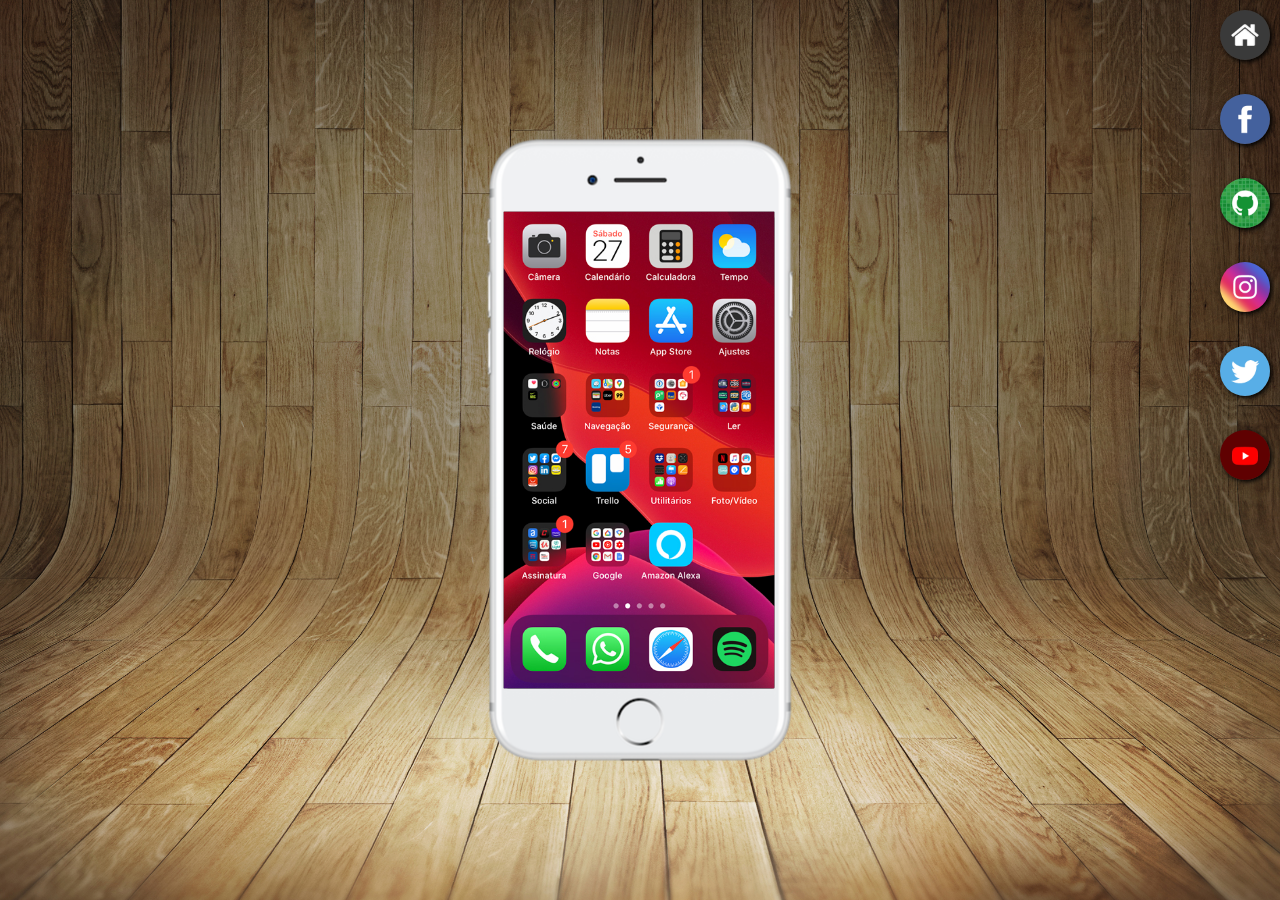
<file: Html/index.html>
<!DOCTYPE html>
<html lang="pt-br">
<head>
    <meta charset="UTF-8">
    <meta http-equiv="X-UA-Compatible" content="IE=edge">
    <meta name="viewport" content="width=device-width, initial-scale=1.0">
    <title>Social Project</title>
    <link rel="stylesheet" href="estilos/style.css">
    <link rel="shortcut icon" href="imagens/DiogoPixelArt.ico" type="image/x-icon">
</head>
<body>
    <main>
        <section id="Phone">
            <iframe src="home.html" frameborder="0" name="tela" id="tela" >Seu navegador não suportou carregar o iframe.</iframe>
        </section>
        <section id="Sociais">
            <a href="home.html" target="tela">
                <img src="imagens/logo-home.jpg" alt="home" class="logo"><br>
            </a>
            <a href="facebook.html" target="tela">
                <img src="imagens/logo-facebook.jpg" alt="facebook" class="logo"><br>
            </a>
            <a href="Github.html" target="tela">
                <img src="imagens/logo-github.jpg" alt="github" class="logo"><br>
            </a>
            <a href="Instagram.html" target="tela">
                <img src="imagens/logo-instagram.jpg" alt="instagram" class="logo"><br>
            </a>
            <a href="Twitter.html" target="tela">
                <img src="imagens/logo-twitter.jpg" alt="twitter" class="logo"><br>
            </a>
            <a href="Youtube.html" target="tela">
                <img src="imagens/logo-youtube.jpg" alt="youtube" class="logo"><br>
            </a>
        </section>
    </main>
</body>
</html>
</file>
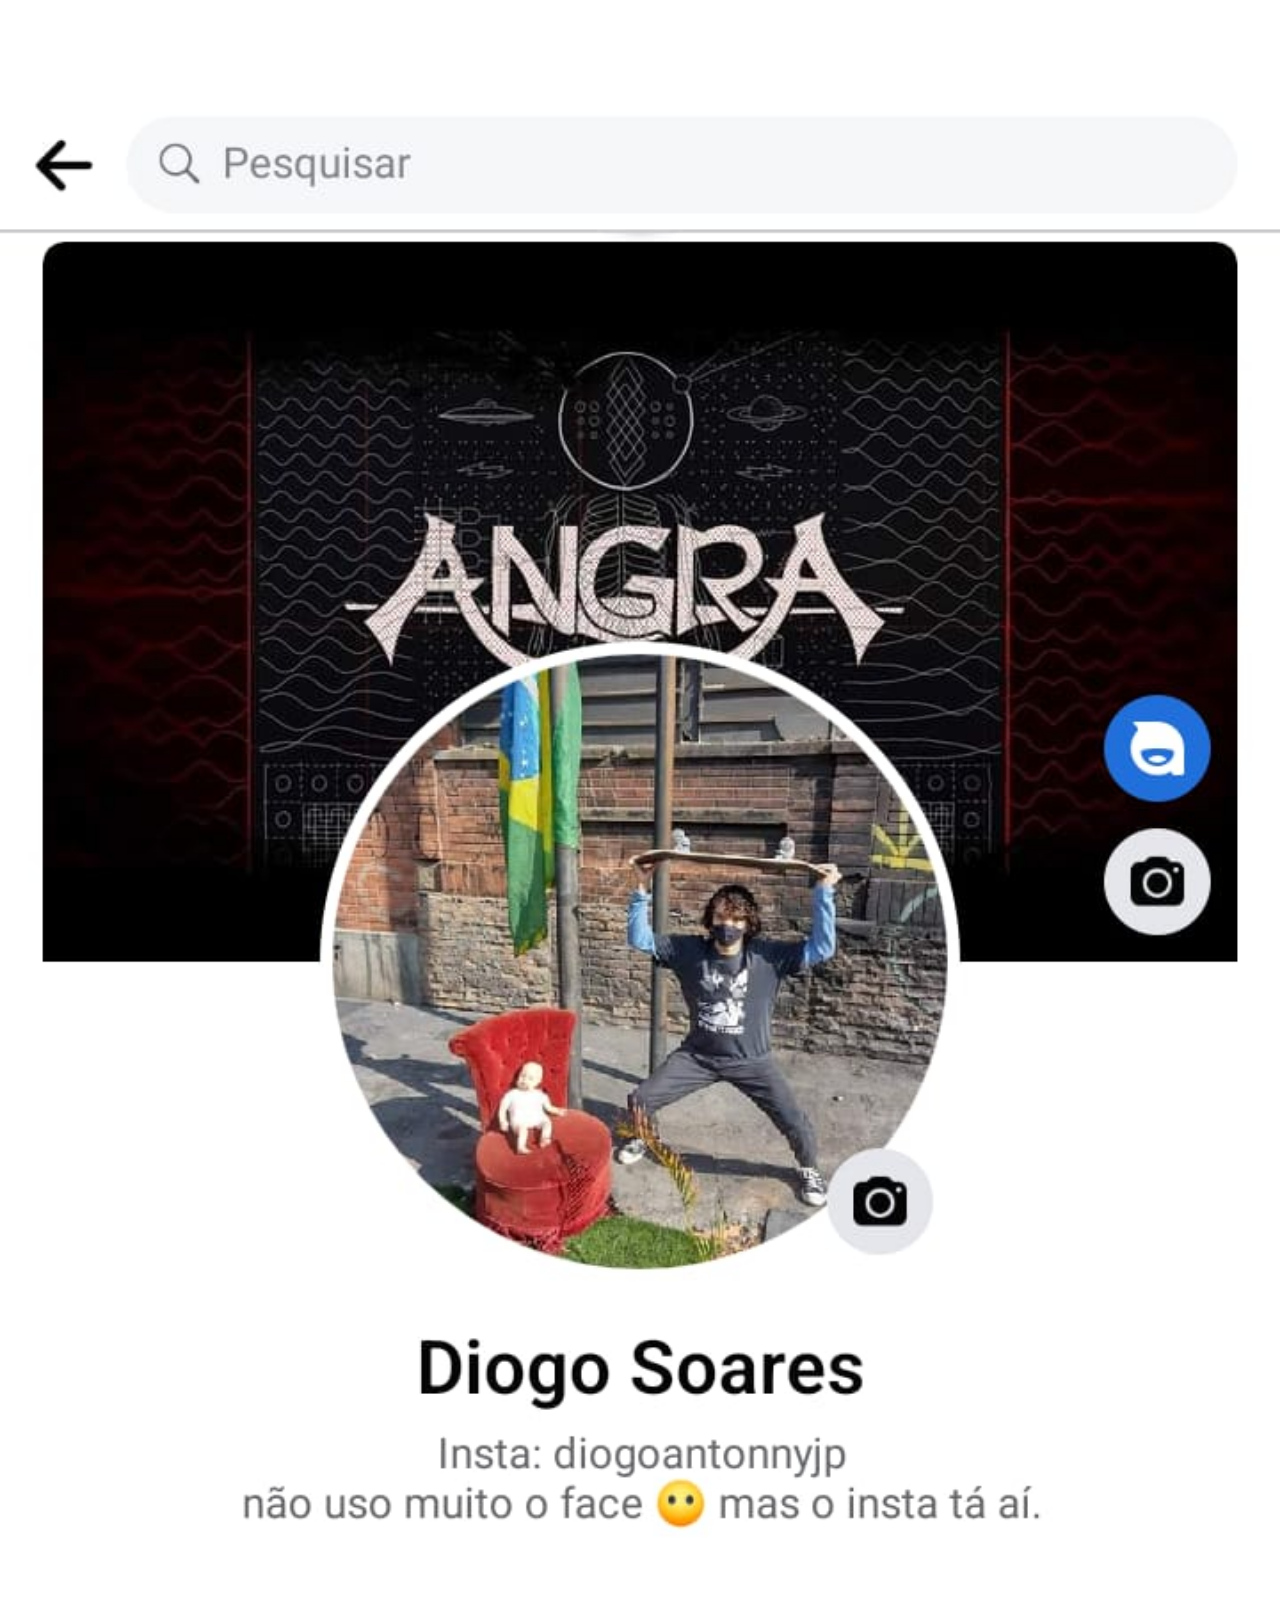
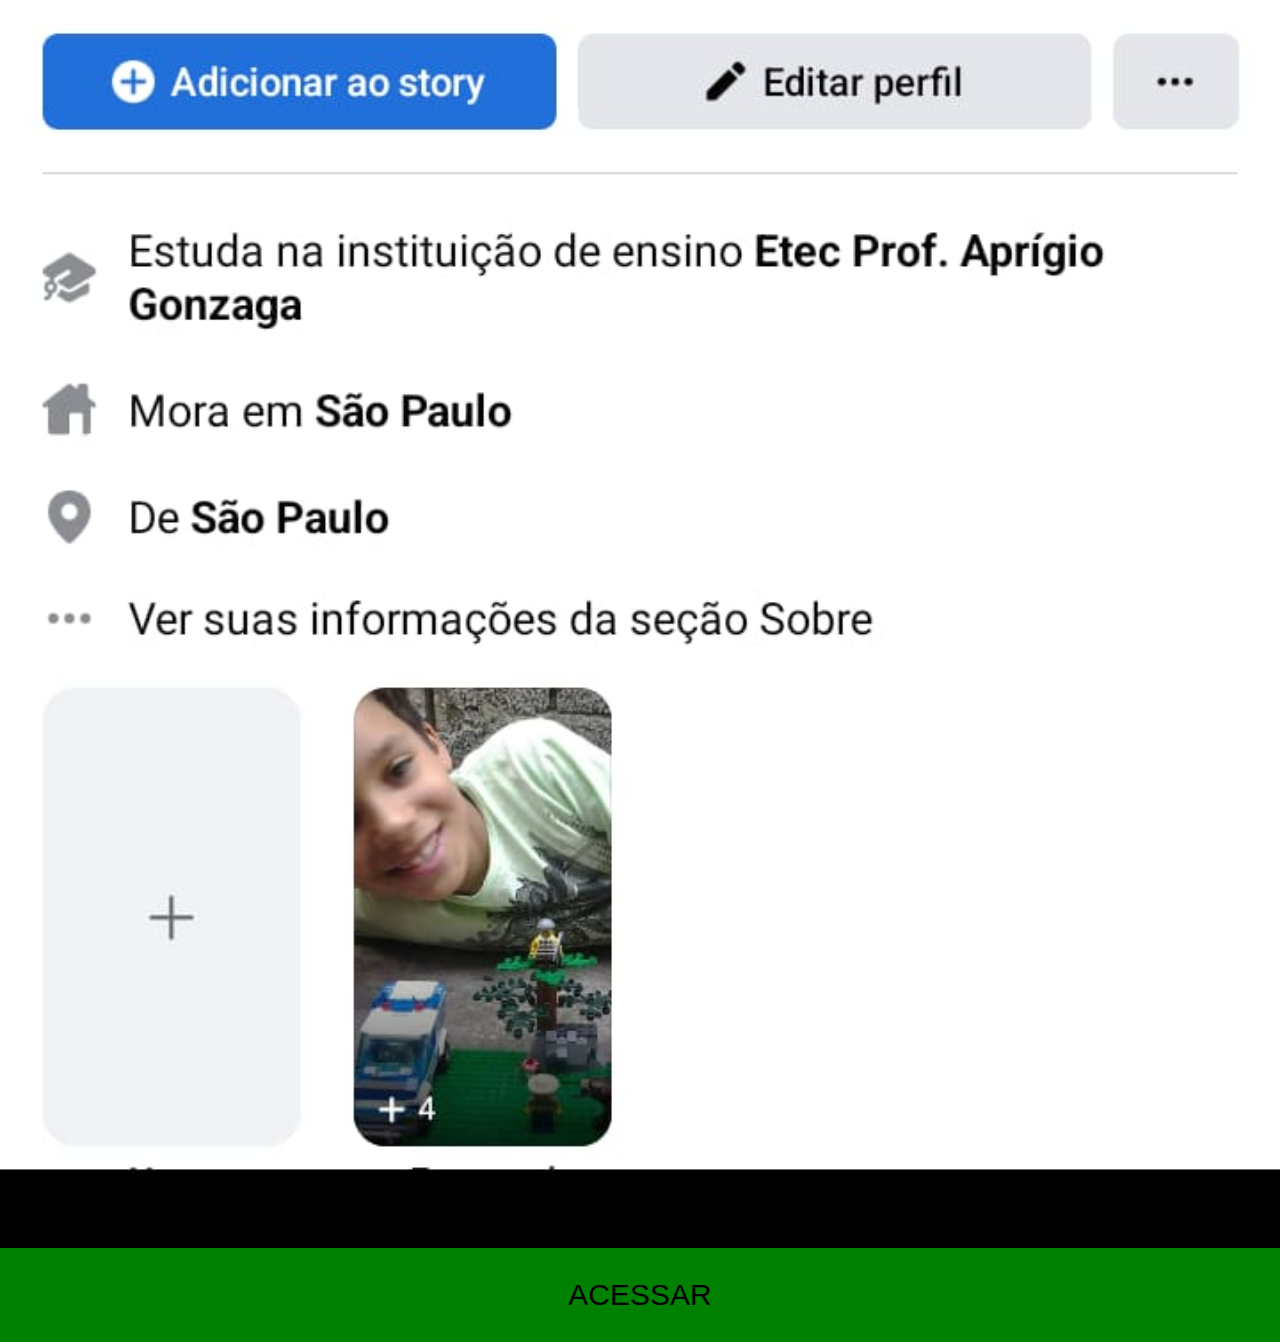
<file: Html/facebook.html>
<!DOCTYPE html>
<html lang="pt-br">
<head>
    <meta charset="UTF-8">
    <meta http-equiv="X-UA-Compatible" content="IE=edge">
    <meta name="viewport" content="width=device-width, initial-scale=1.0">
    <title>Facebook</title>
    <style>
        *{
            padding: 0px;
            margin: 0px;
        }
        body{
            width: 100%;
            background-color: black;
            font-family: Arial, Helvetica, sans-serif;
        }
        ::-webkit-scrollbar {
            width: 0px;
            height: 0px;
        }
        img{
            width: 100%;
        }
        a{
            text-align: center;
            color: black;
            font-style: none;
            text-decoration: none;
        }
        p{
            background-color: green;
            padding: 30px;
            font-size: 30px;
        }
        a:hover{
            color: white;
        }
        p:hover{
            background-color: red;
        }
    </style>
</head>
<body>
    <img src="imagens/tela-facebook.jpeg" alt="Facebook">
        <a href="https://www.facebook.com/diogoantonnys" target="_blank" >
            <p>ACESSAR</p>
        </a>
</body>
</html>
</file>
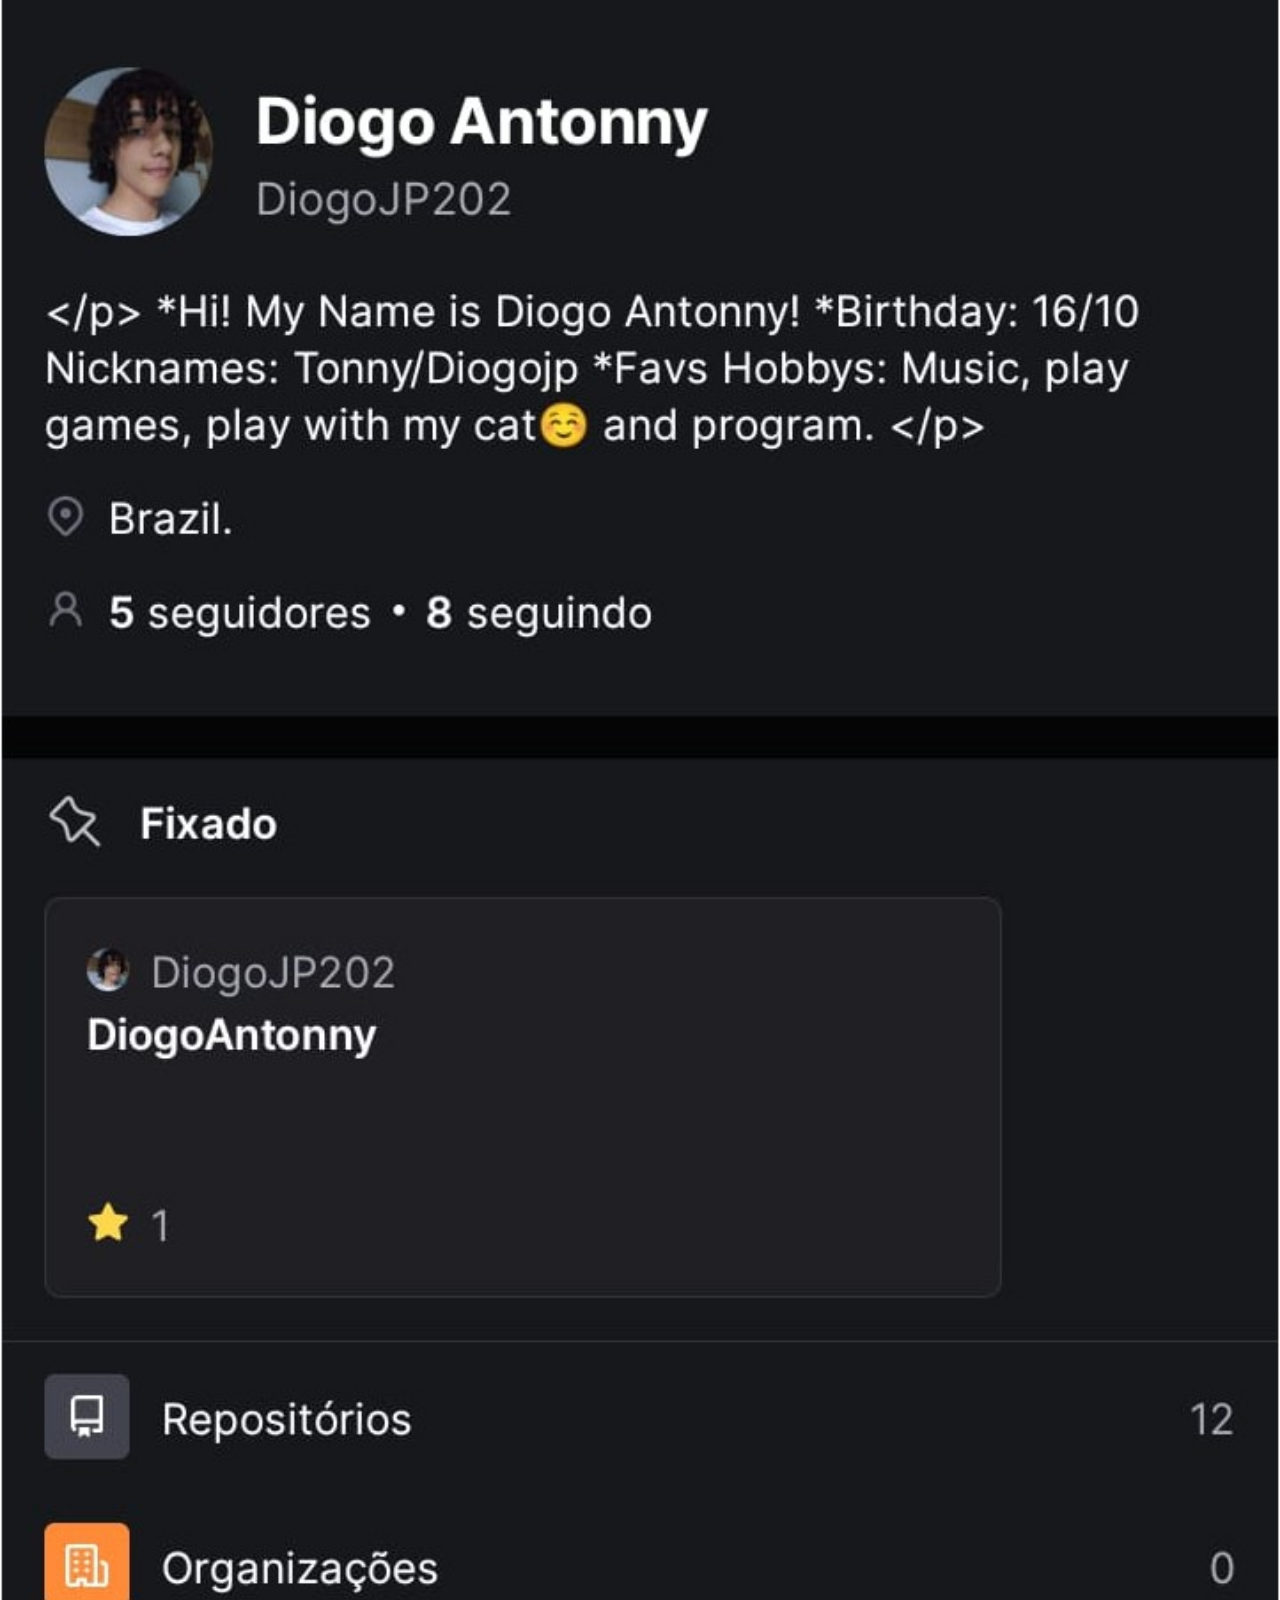
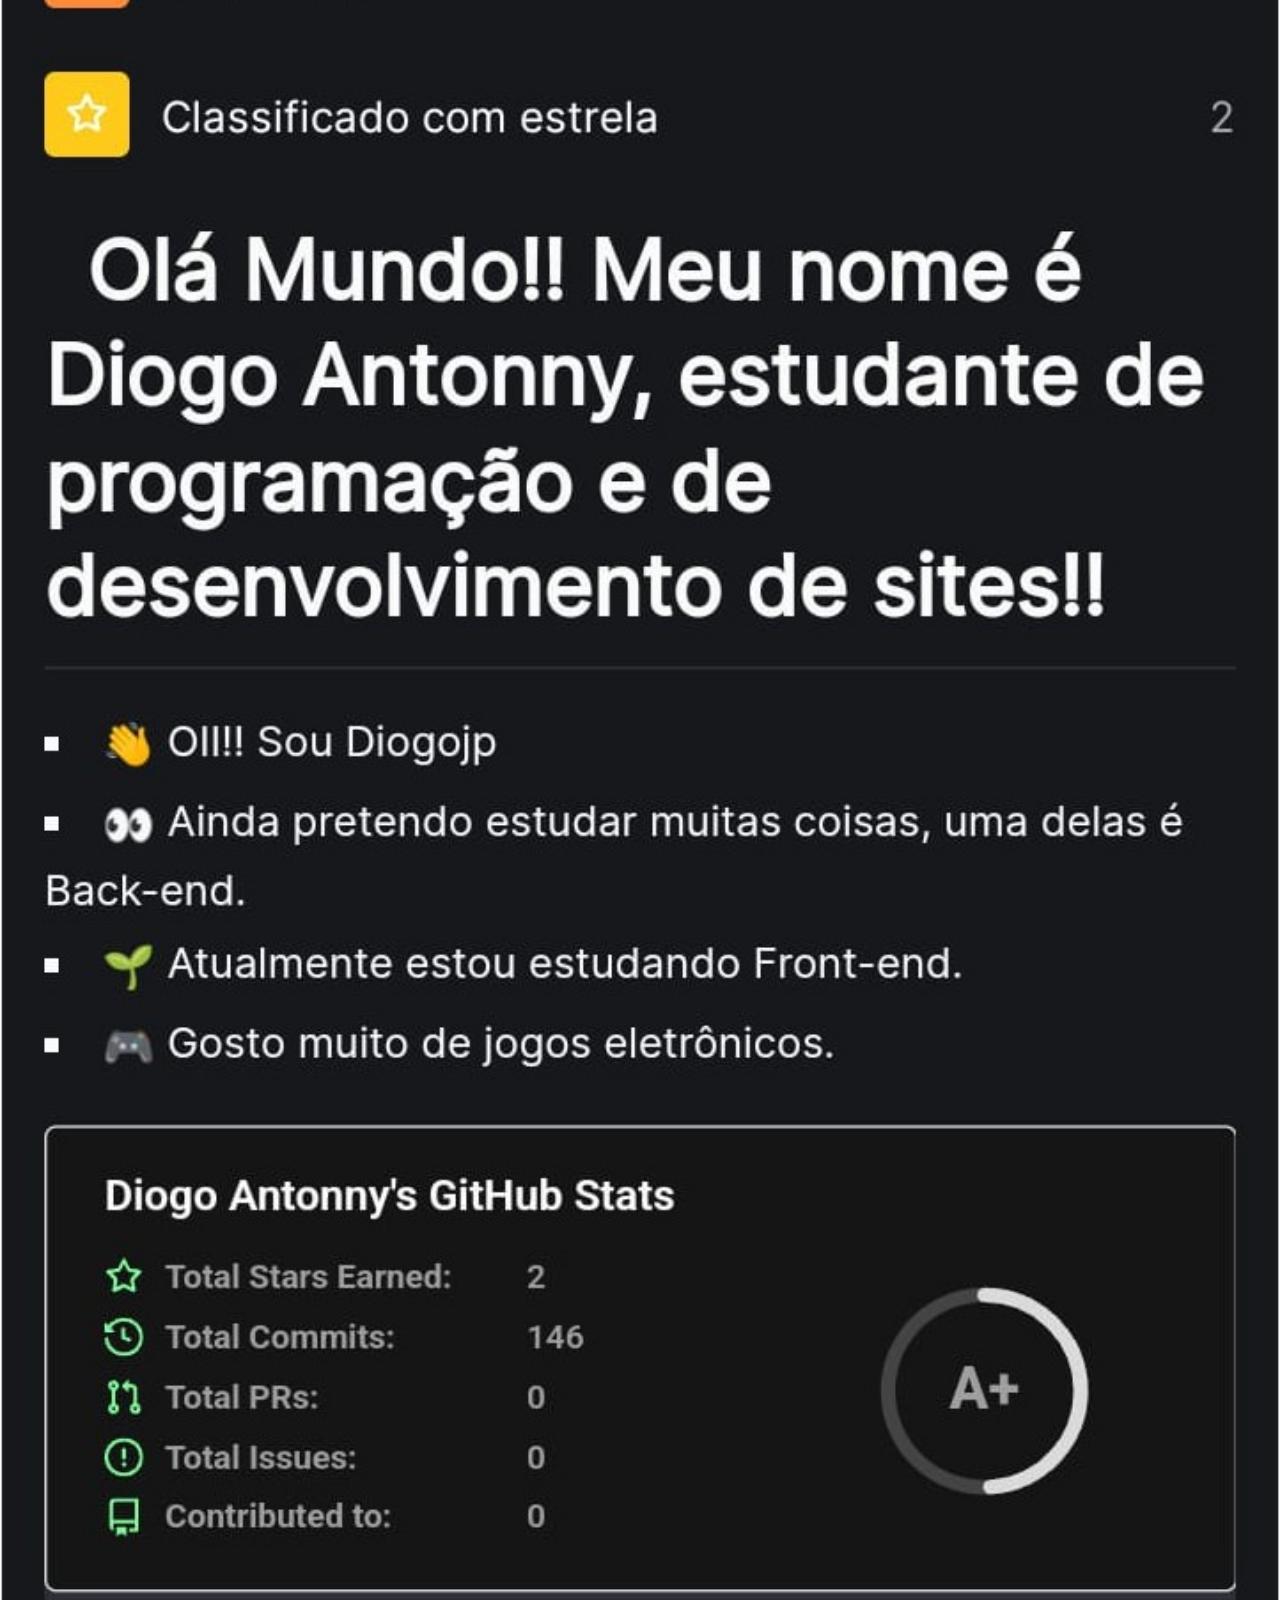
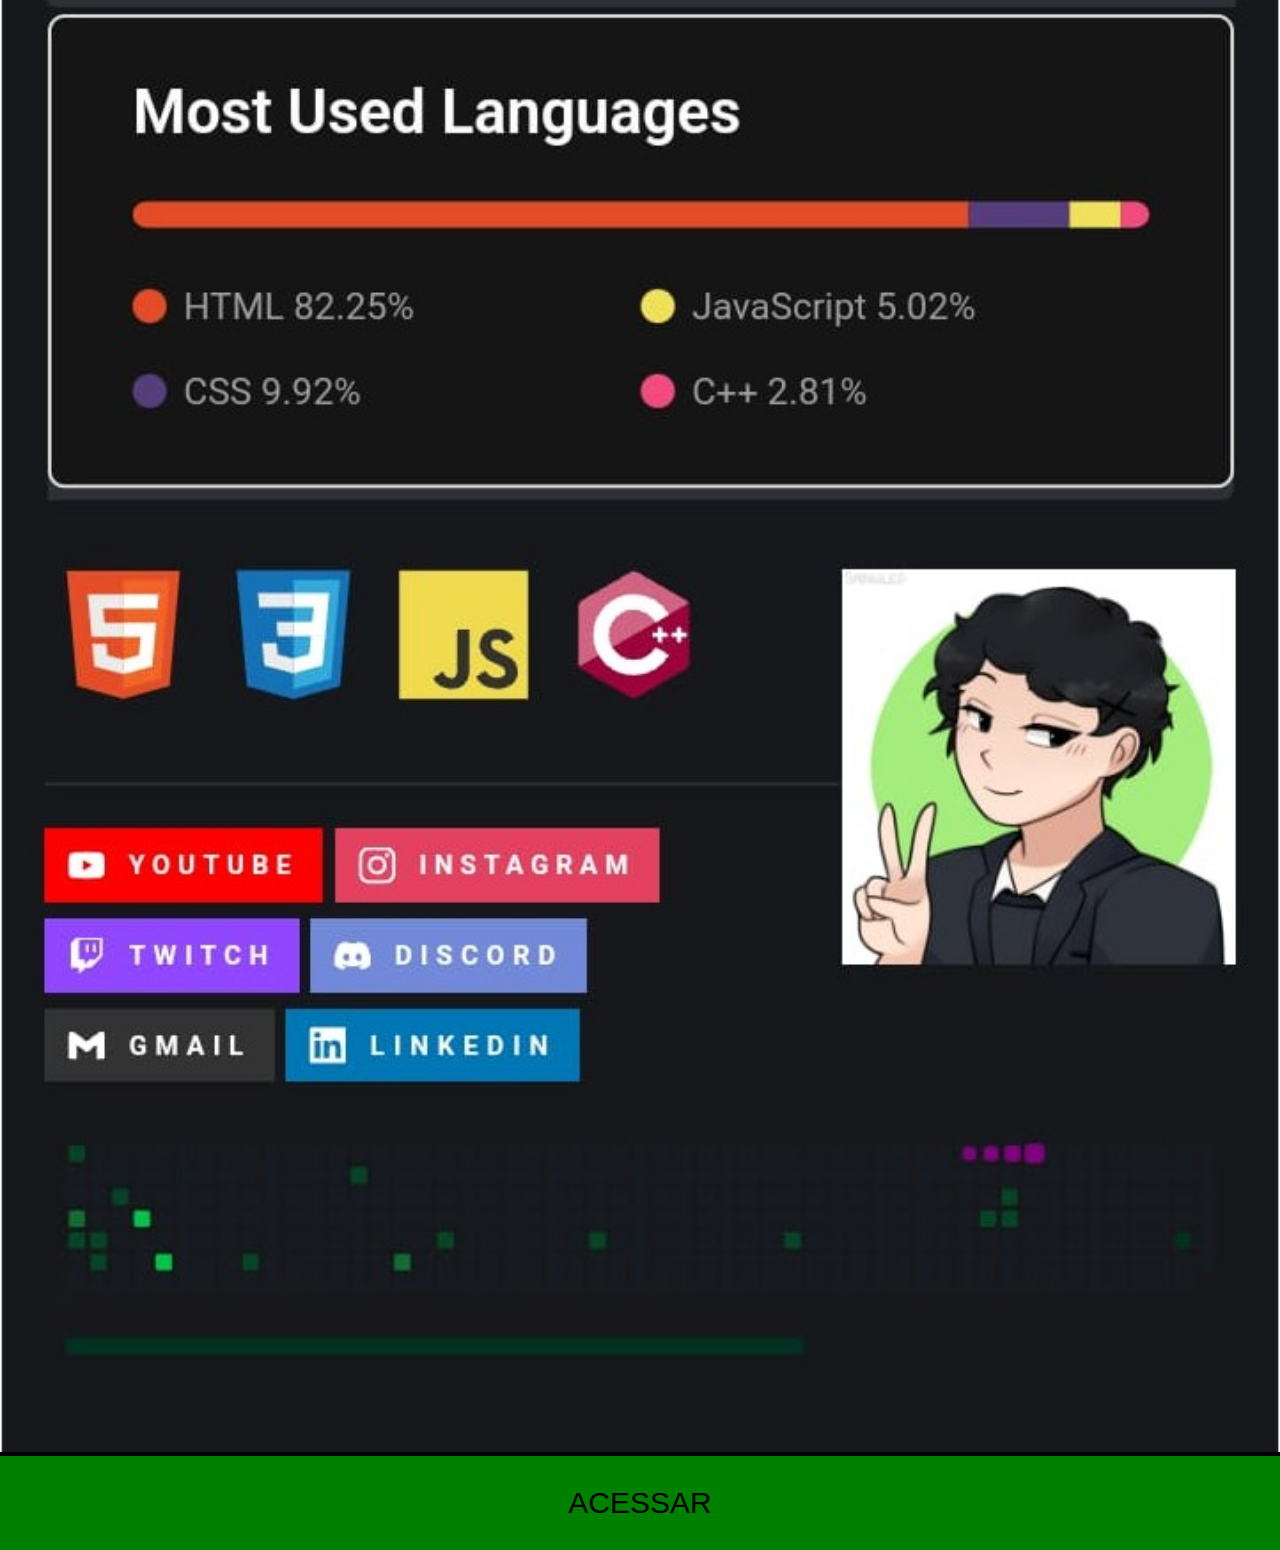
<file: Html/Github.html>
<!DOCTYPE html>
<html lang="pt-br">
<head>
    <meta charset="UTF-8">
    <meta http-equiv="X-UA-Compatible" content="IE=edge">
    <meta name="viewport" content="width=device-width, initial-scale=1.0">
    <title>Github</title>
    <style>
        *{
            padding: 0px;
            margin: 0px;
        }
        body{
            width: 100%;
            background-color: black;
            font-family: Arial, Helvetica, sans-serif;
        }
        ::-webkit-scrollbar {
            width: 0px;
            height: 0px;
        }
        img{
            width: 100%;
        }
        a{
            text-align: center;
            color: black;
            font-style: none;
            text-decoration: none;
        }
        p{
            background-color: green;
            padding: 30px;
            font-size: 30px;
        }
        a:hover{
            color: white;
        }
        p:hover{
            background-color: red;
        }
    </style>
</head>
<body>
    <img src="imagens/tela-github.jpeg" alt="Github">
    
        <a href="https://github.com/DiogoJP202/DiogoAntonny" target="_blank" >
            <p>ACESSAR</p>
        </a>
</body>
</html>
</file>
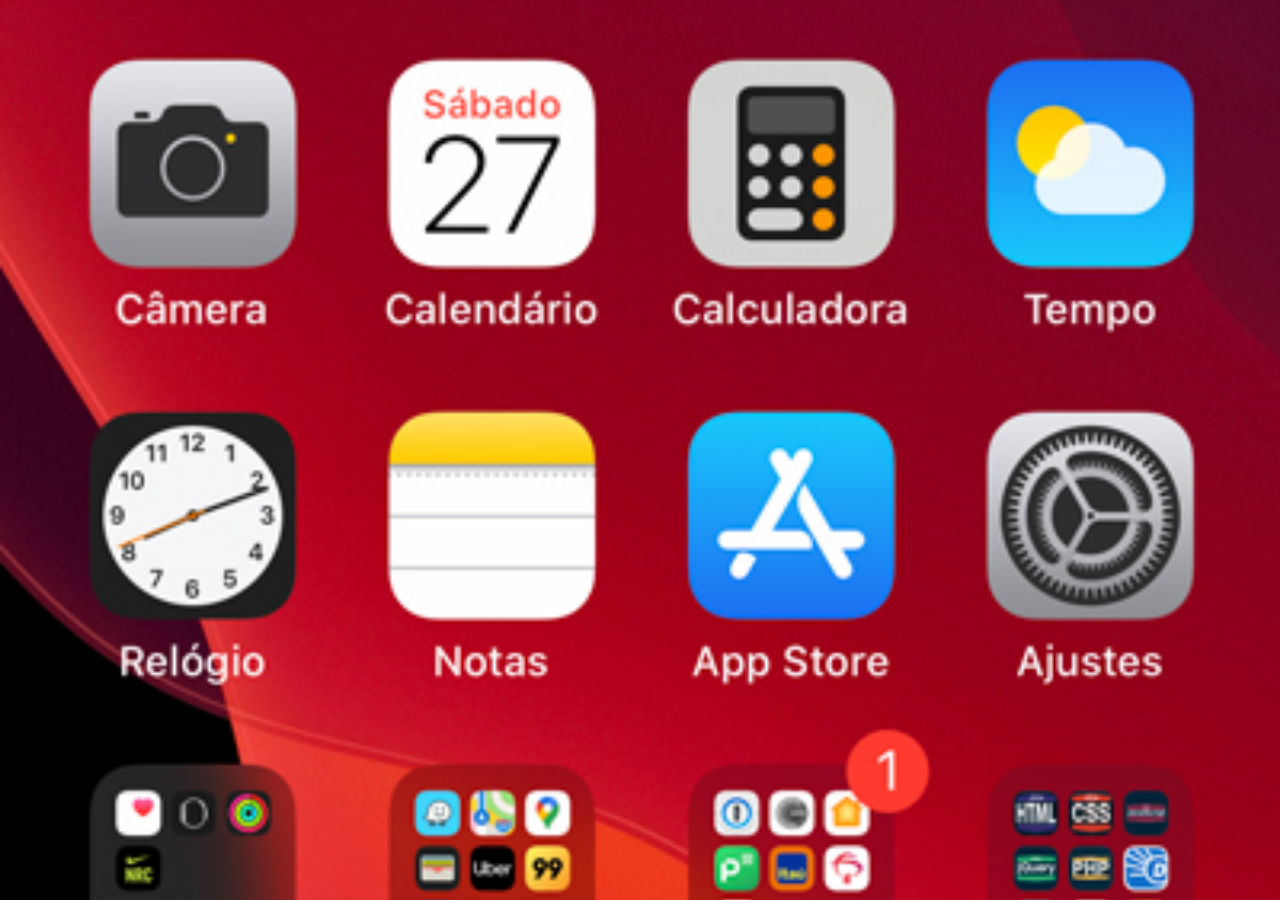
<file: Html/home.html>
<!DOCTYPE html>
<html lang="pt-br">
<head>
    <meta charset="UTF-8">
    <meta http-equiv="X-UA-Compatible" content="IE=edge">
    <meta name="viewport" content="width=device-width, initial-scale=1.0">
    <title>Home</title>
    <style>
        *{
            padding: 0px;
            margin: 0px;
        }
        body{
            width: 100vw;
            height: 100vh;
            background: black url(imagens/tela-home.jpg) top center no-repeat fixed; 
            background-size: cover;
        }
    </style>
</head>
<body>
    
</body>
</html>
</file>
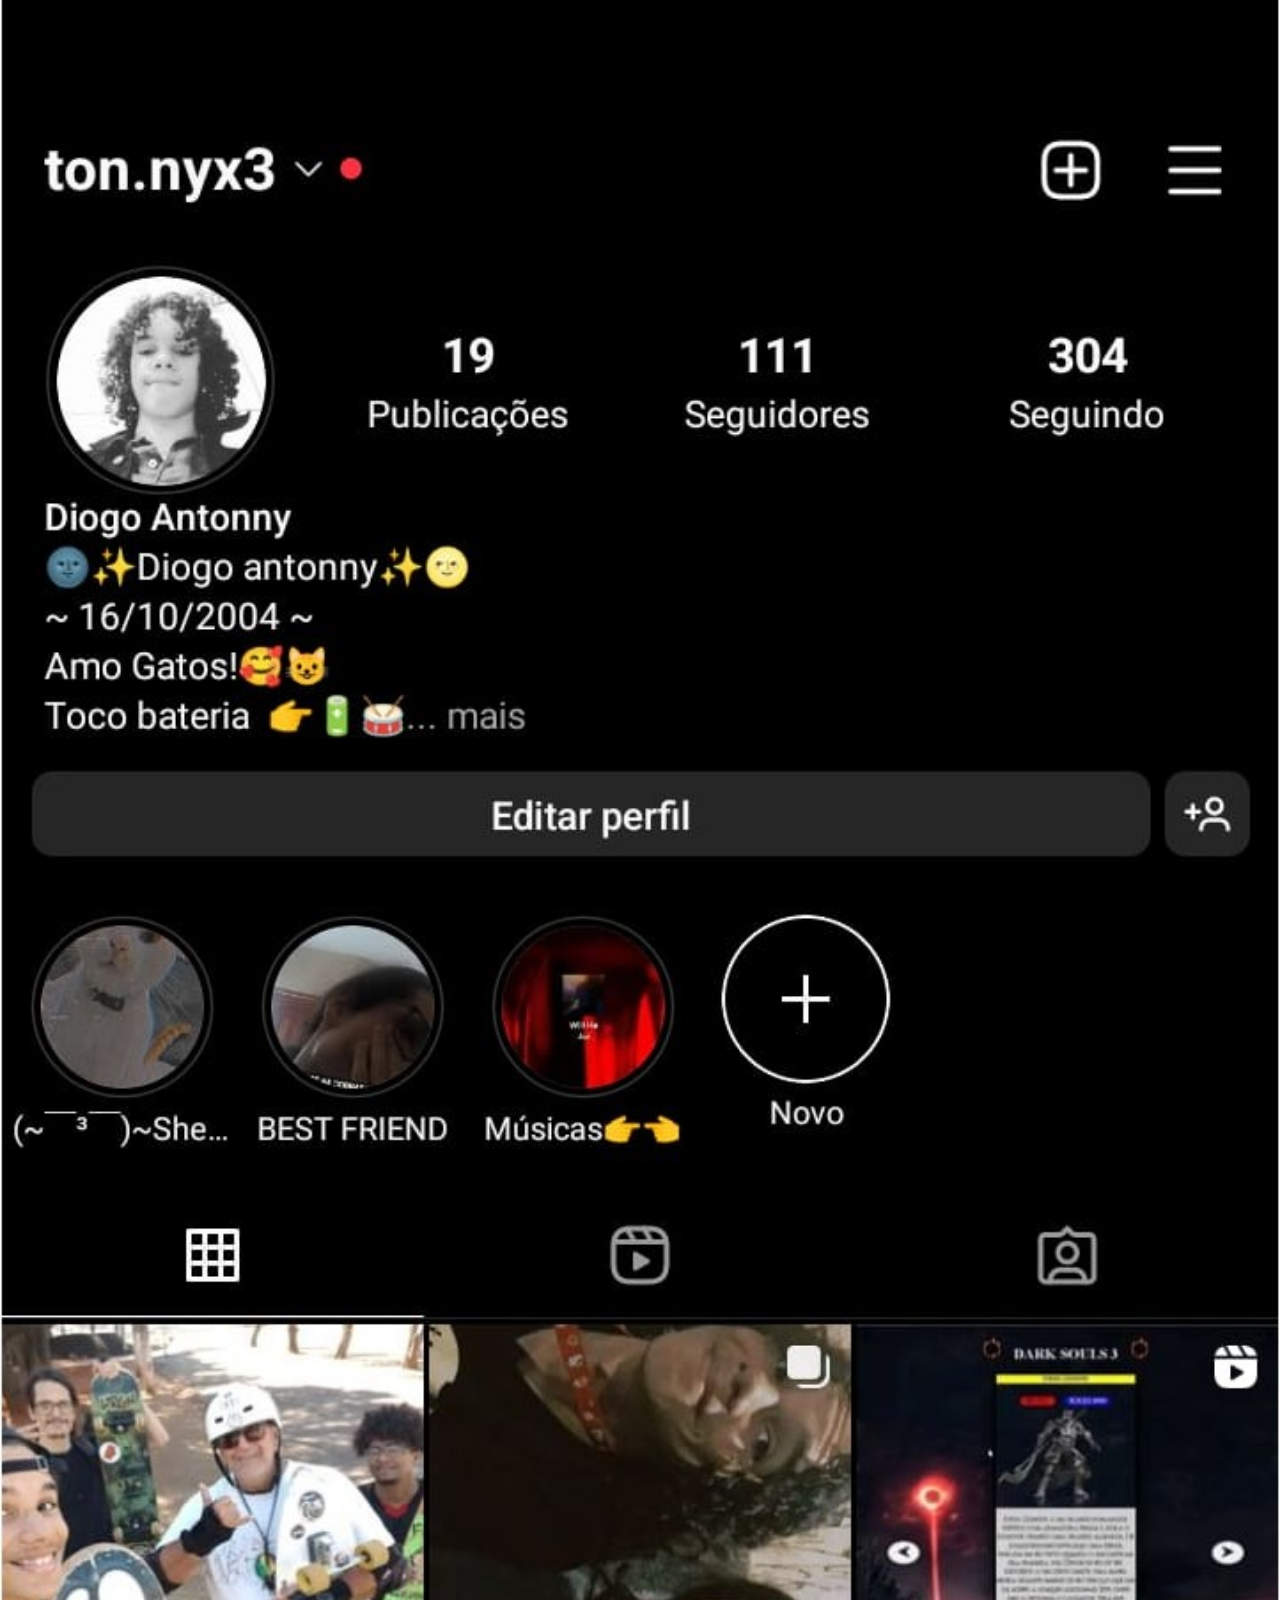
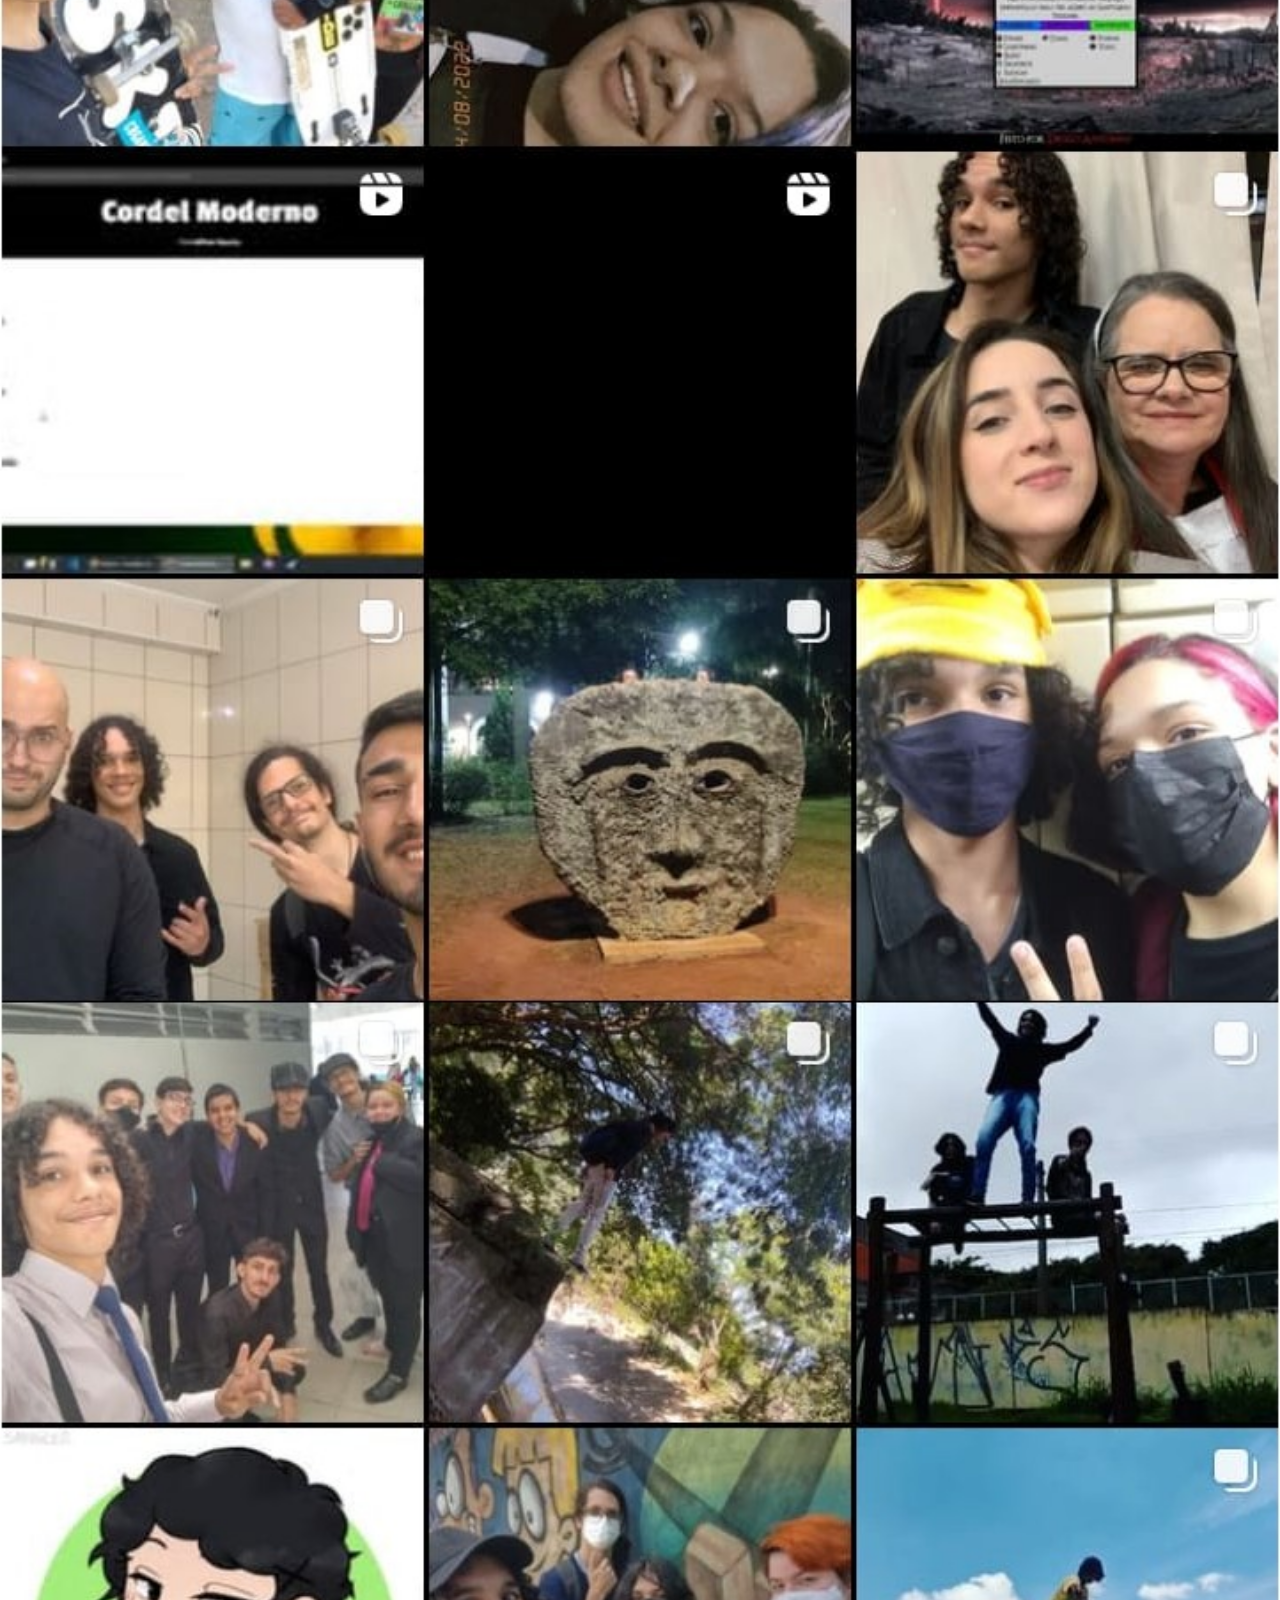
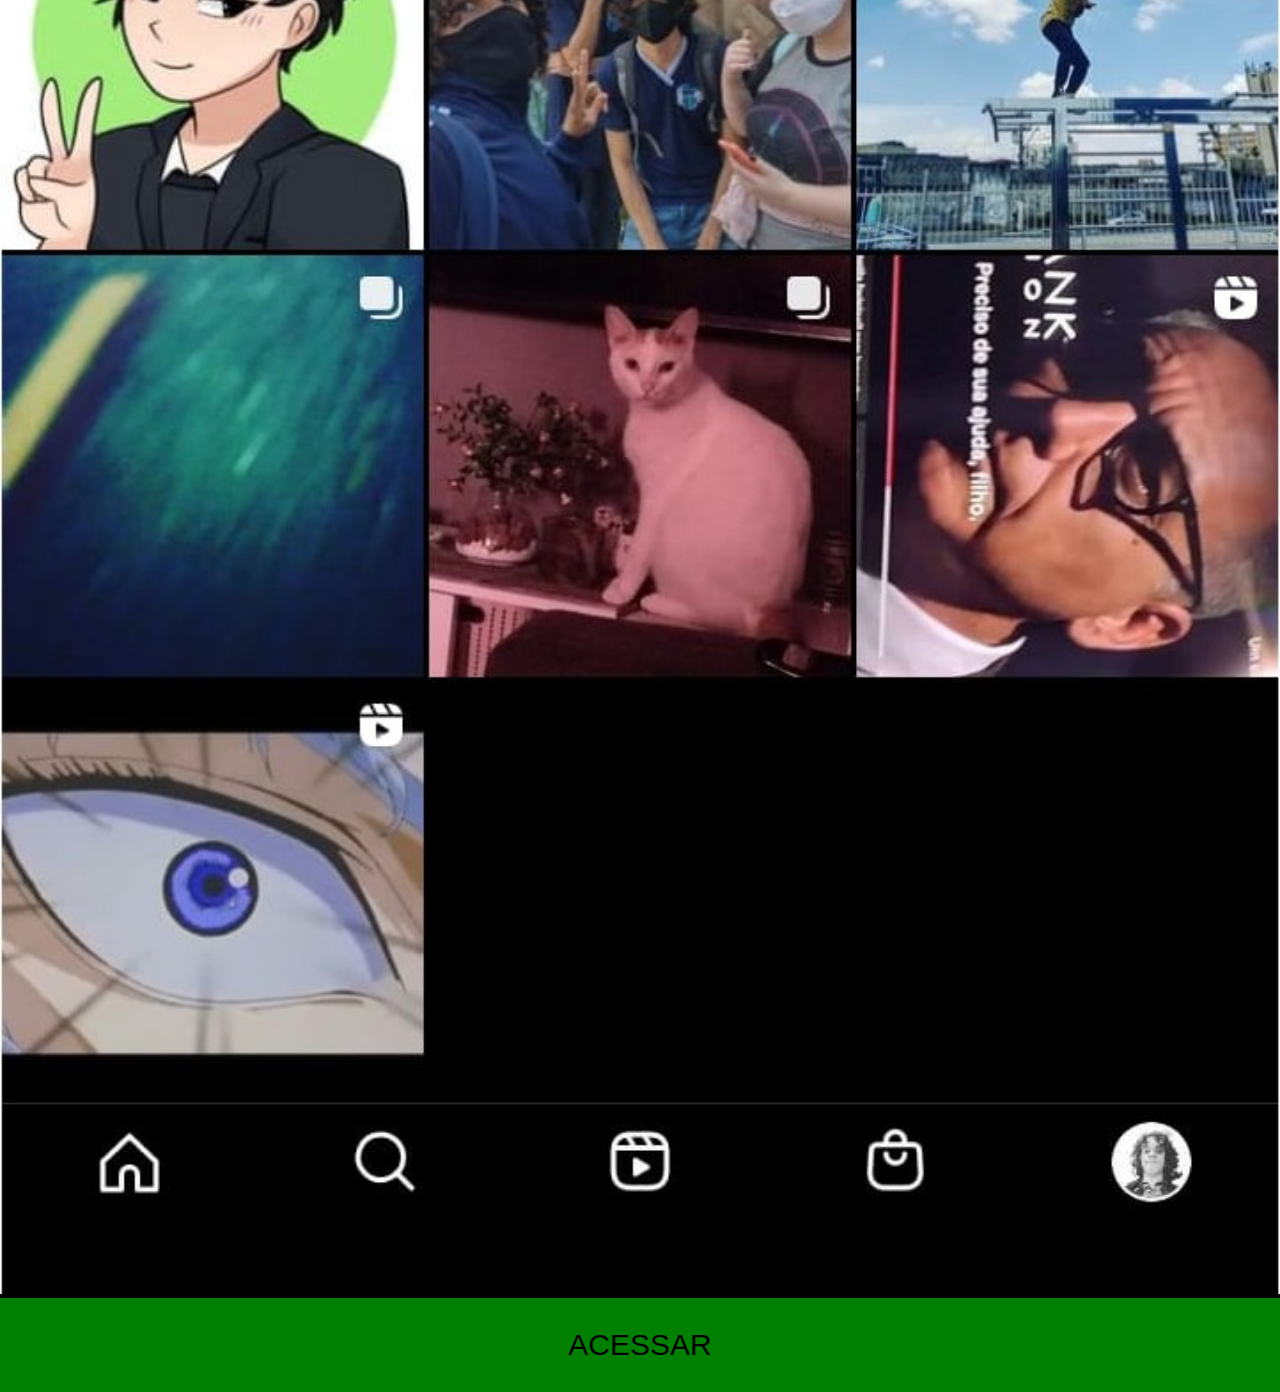
<file: Html/Instagram.html>
<!DOCTYPE html>
<html lang="pt-br">
<head>
    <meta charset="UTF-8">
    <meta http-equiv="X-UA-Compatible" content="IE=edge">
    <meta name="viewport" content="width=device-width, initial-scale=1.0">
    <title>Instagram</title>
    <style>
        *{
            padding: 0px;
            margin: 0px;
        }
        body{
            width: 100%;
            background-color: black;
            font-family: Arial, Helvetica, sans-serif;
        }
        ::-webkit-scrollbar {
            width: 0px;
            height: 0px;
        }
        img{
            width: 100%;
        }
        a{
            text-align: center;
            color: black;
            font-style: none;
            text-decoration: none;
        }
        p{
            background-color: green;
            padding: 30px;
            font-size: 30px;
        }
        a:hover{
            color: white;
        }
        p:hover{
            background-color: red;
        }
    </style>
</head>
<body>
    <img src="imagens/tela-instagram.jpg" alt="Instagram">
    
        <a href="https://www.instagram.com/ton.nyx3/" target="_blank" >
            <p>ACESSAR</p>
        </a>
</body>
</html>
</file>
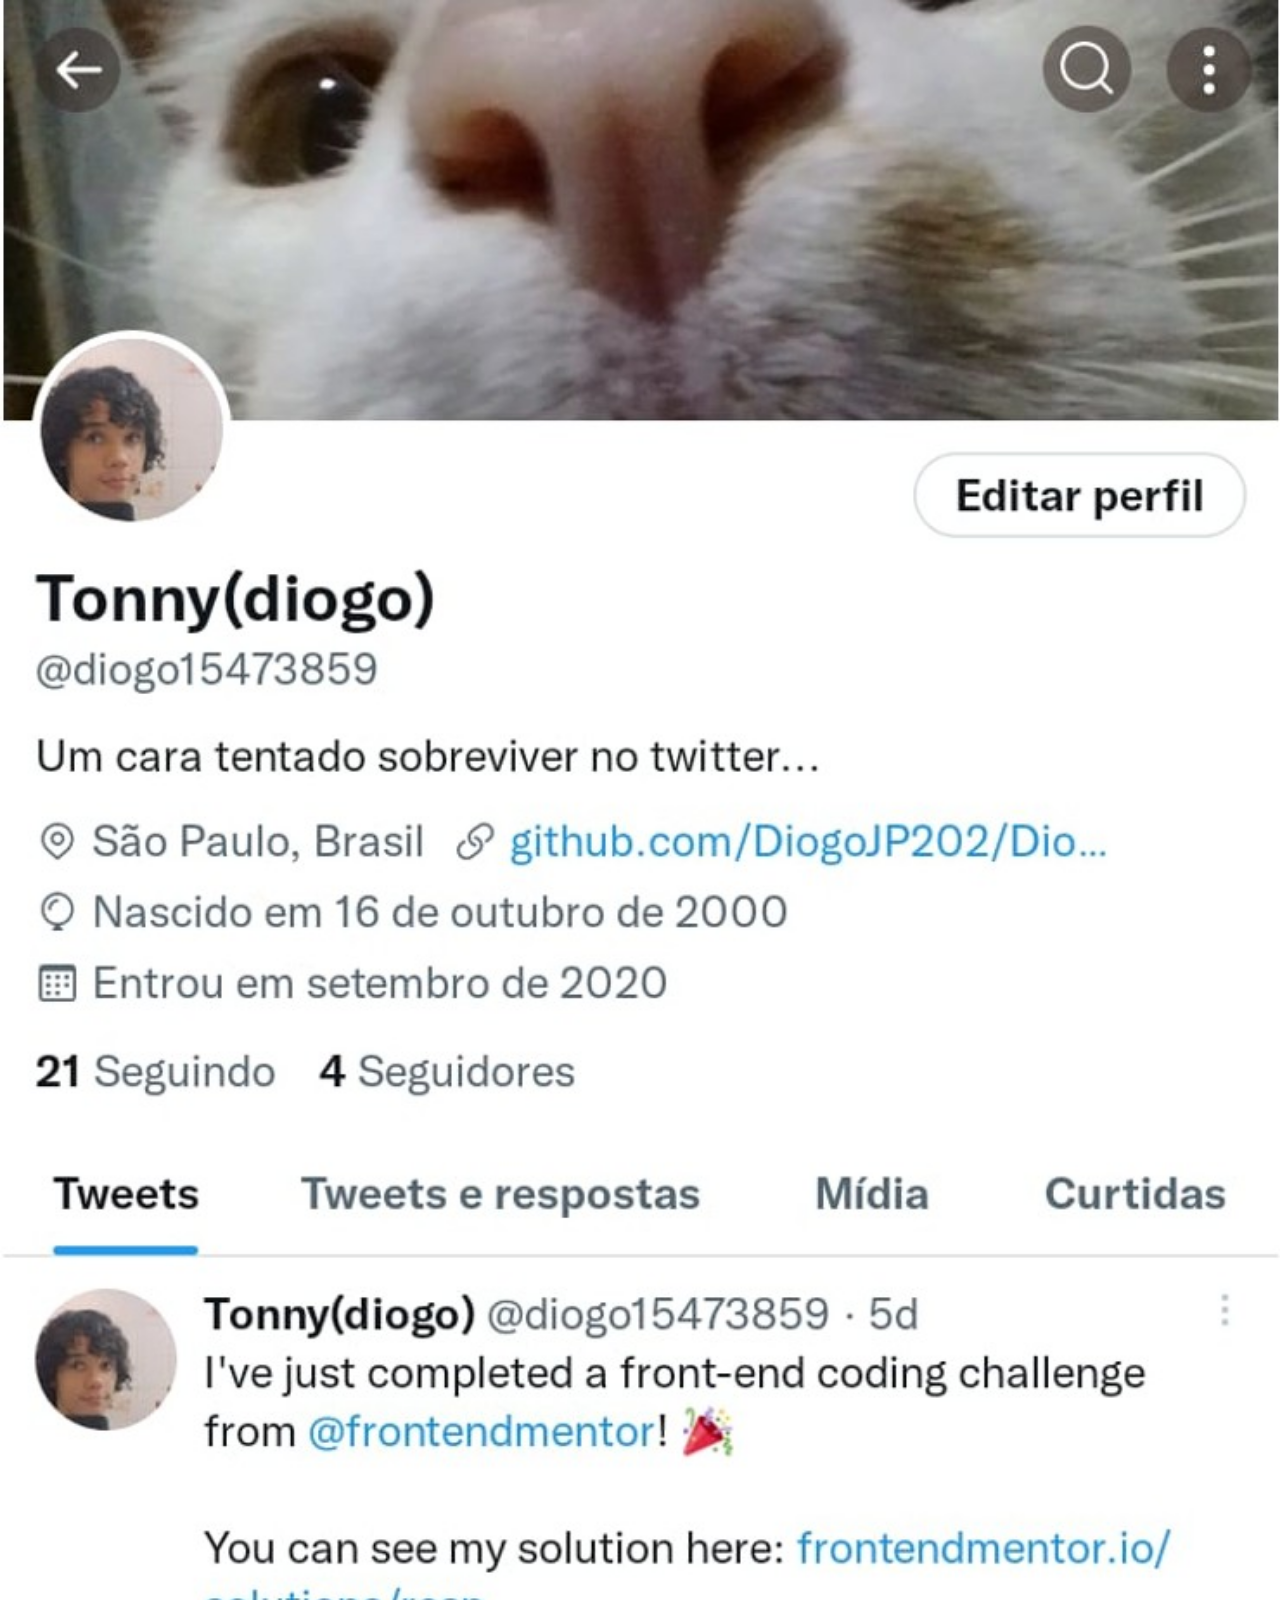
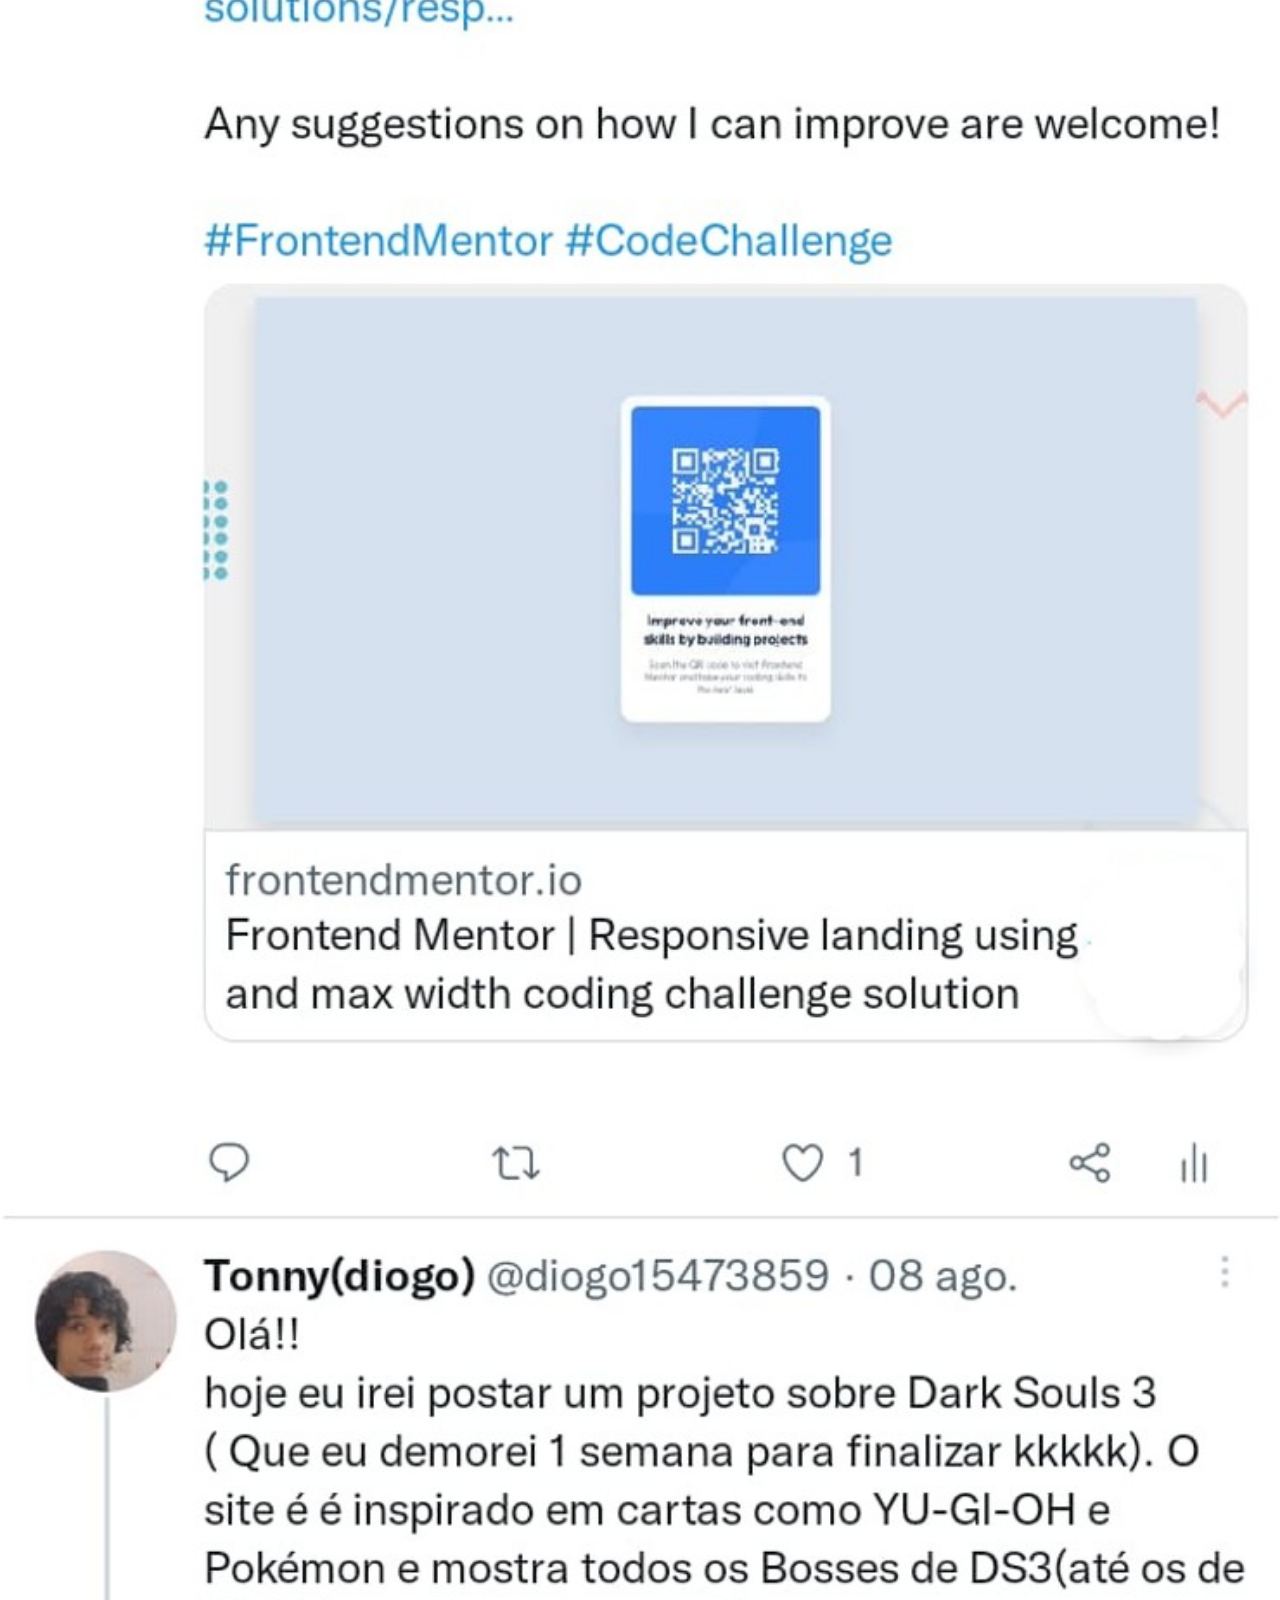
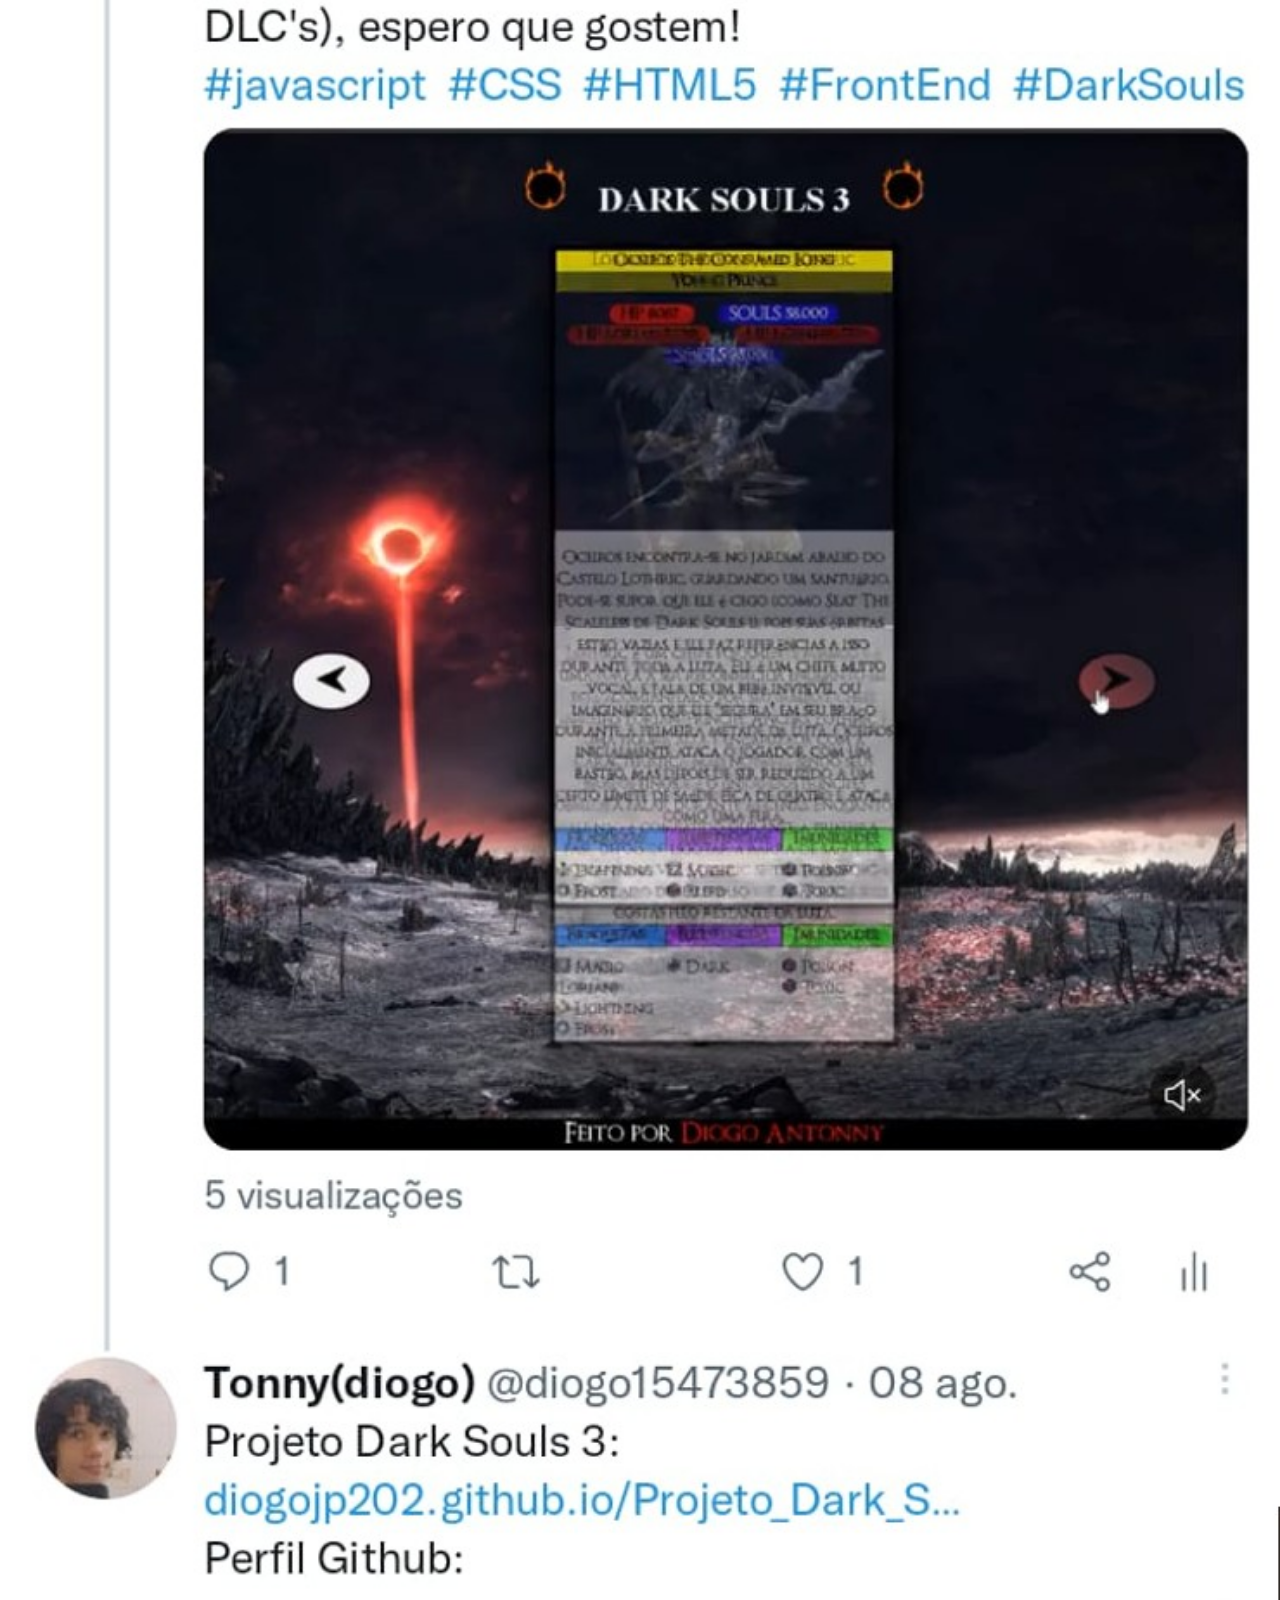
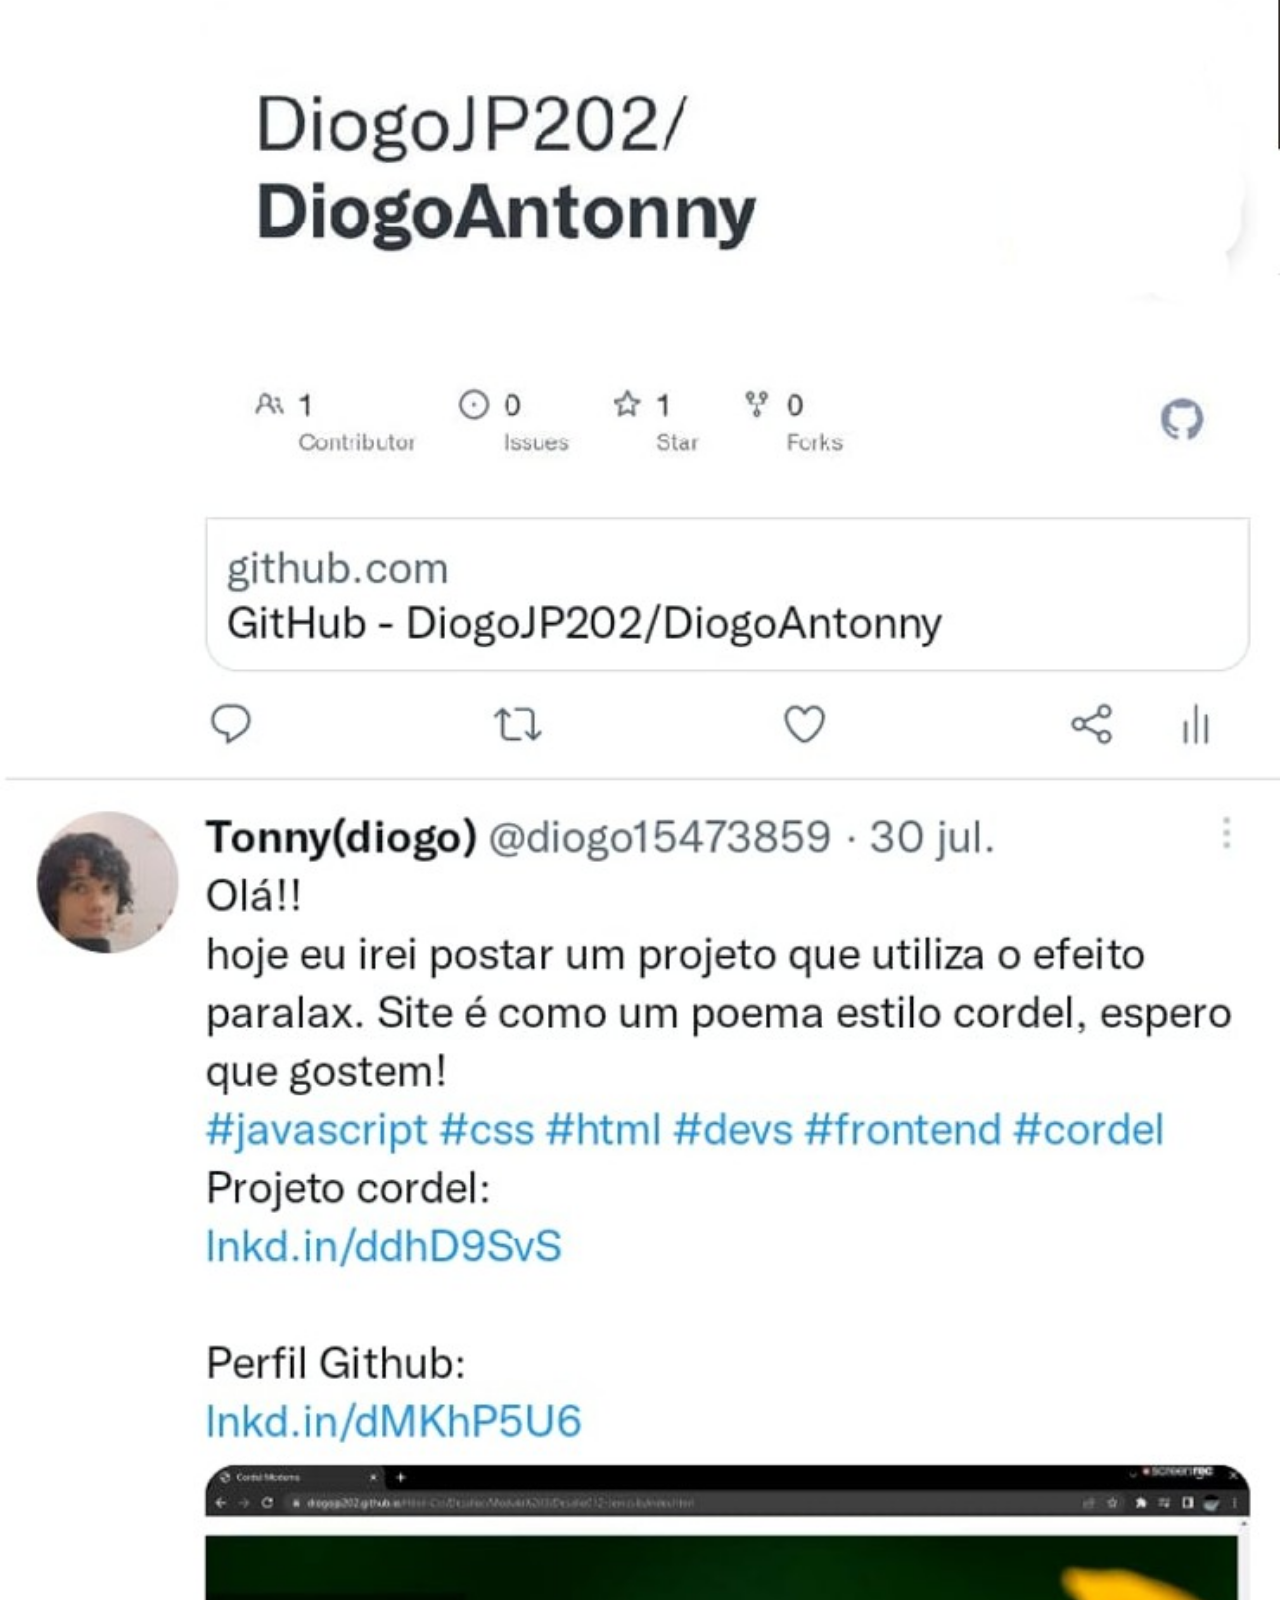
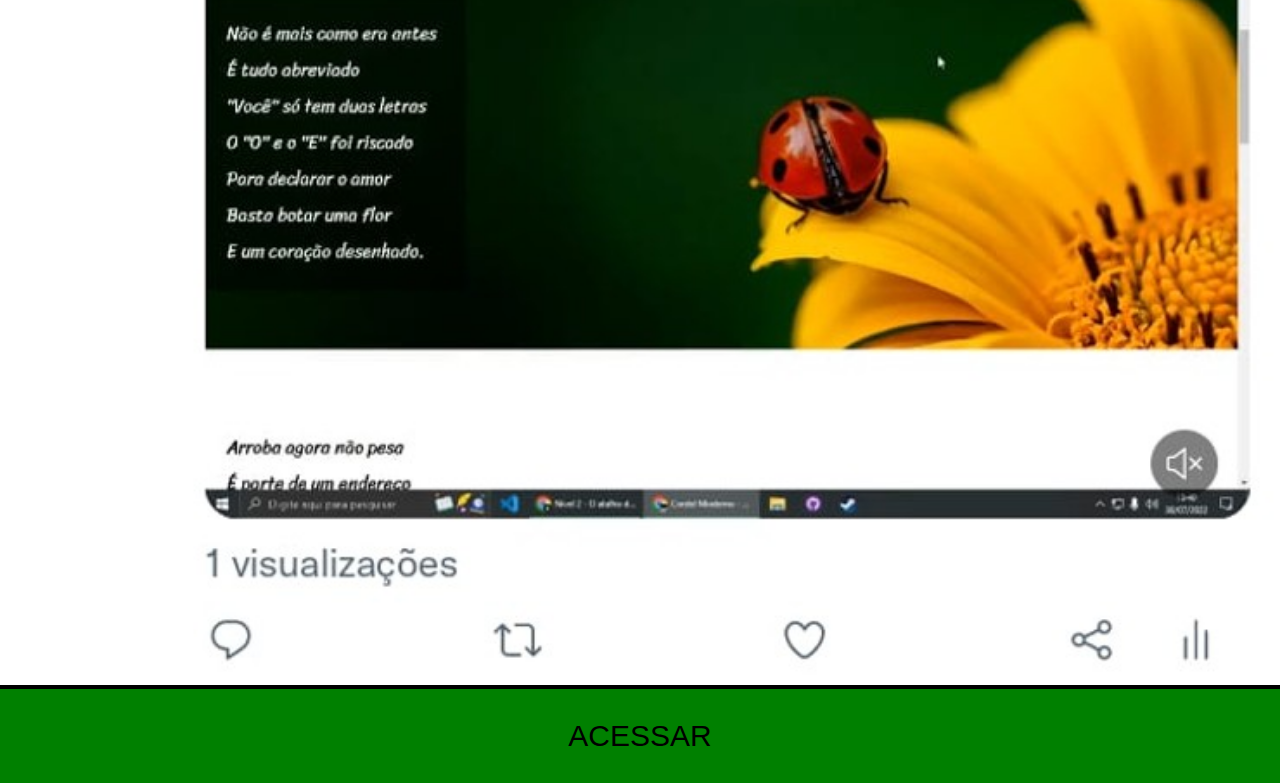
<file: Html/Twitter.html>
<!DOCTYPE html>
<html lang="pt-br">
<head>
    <meta charset="UTF-8">
    <meta http-equiv="X-UA-Compatible" content="IE=edge">
    <meta name="viewport" content="width=device-width, initial-scale=1.0">
    <title>Twitter</title>
    <style>
        *{
            padding: 0px;
            margin: 0px;
        }
        body{
            width: 100%;
            background-color: black;
            font-family: Arial, Helvetica, sans-serif;
        }
        ::-webkit-scrollbar {
            width: 0px;
            height: 0px;
        }
        img{
            width: 100%;
        }
        a{
            text-align: center;
            color: black;
            font-style: none;
            text-decoration: none;
        }
        p{
            background-color: green;
            padding: 30px;
            font-size: 30px;
        }
        a:hover{
            color: white;
        }
        p:hover{
            background-color: red;
        }
    </style>
</head>
<body>
    <img src="imagens/tela-twitter.jpg" alt="Twitter">
    
        <a href="https://twitter.com/diogo15473859" target="_blank" >
            <p>ACESSAR</p>
        </a>
</body>
</html>
</file>
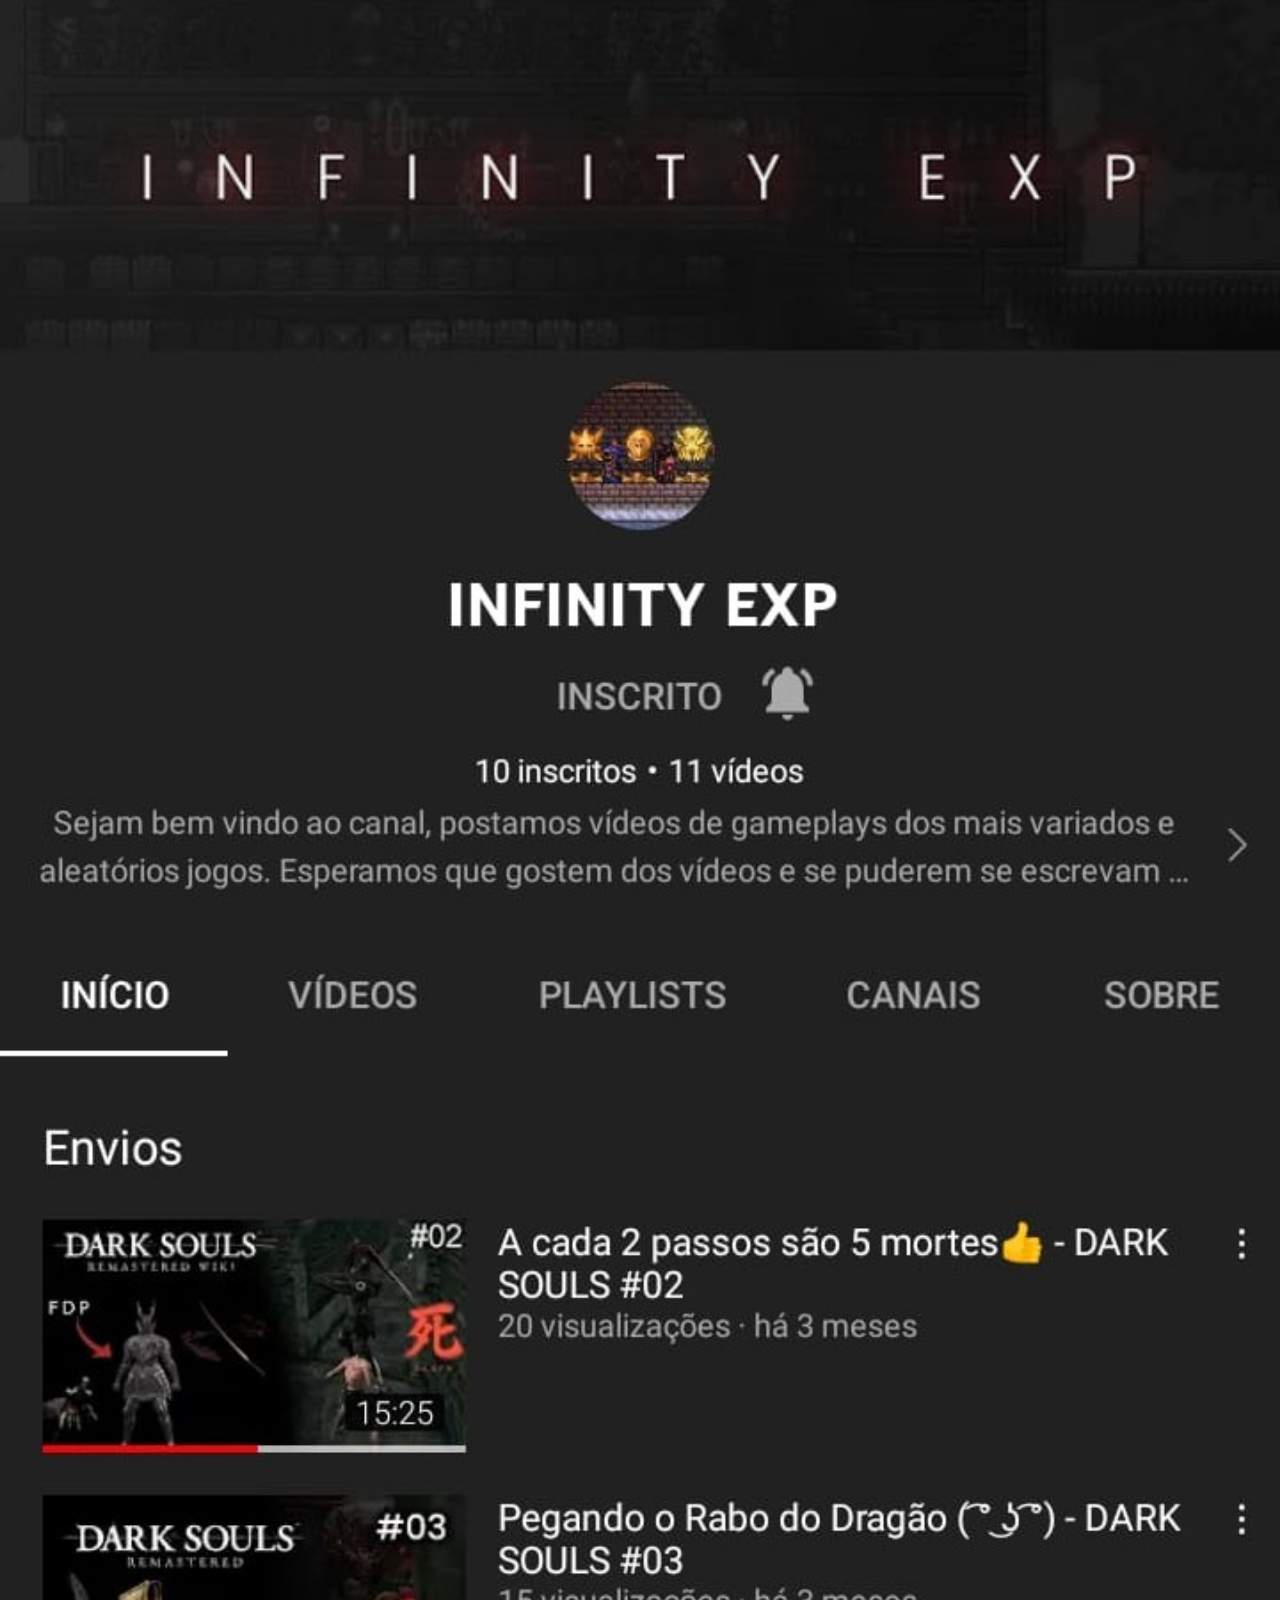
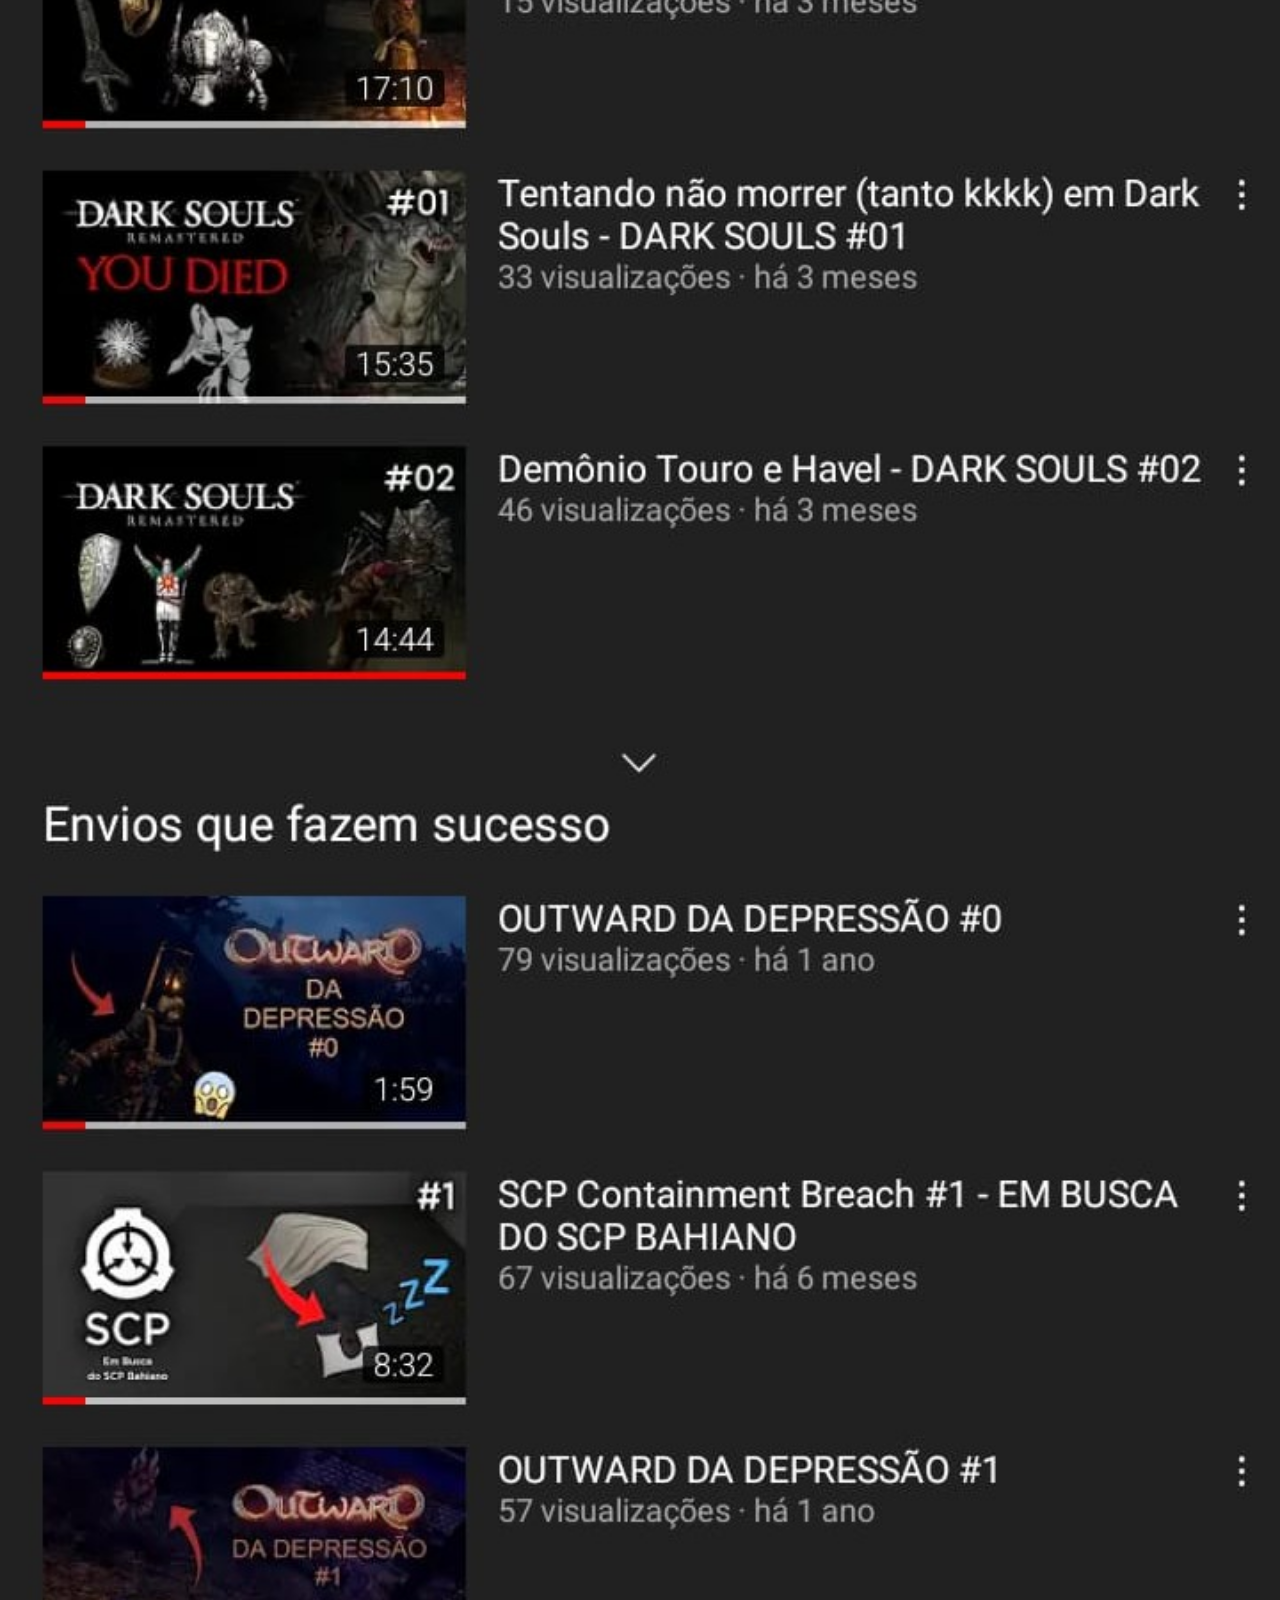
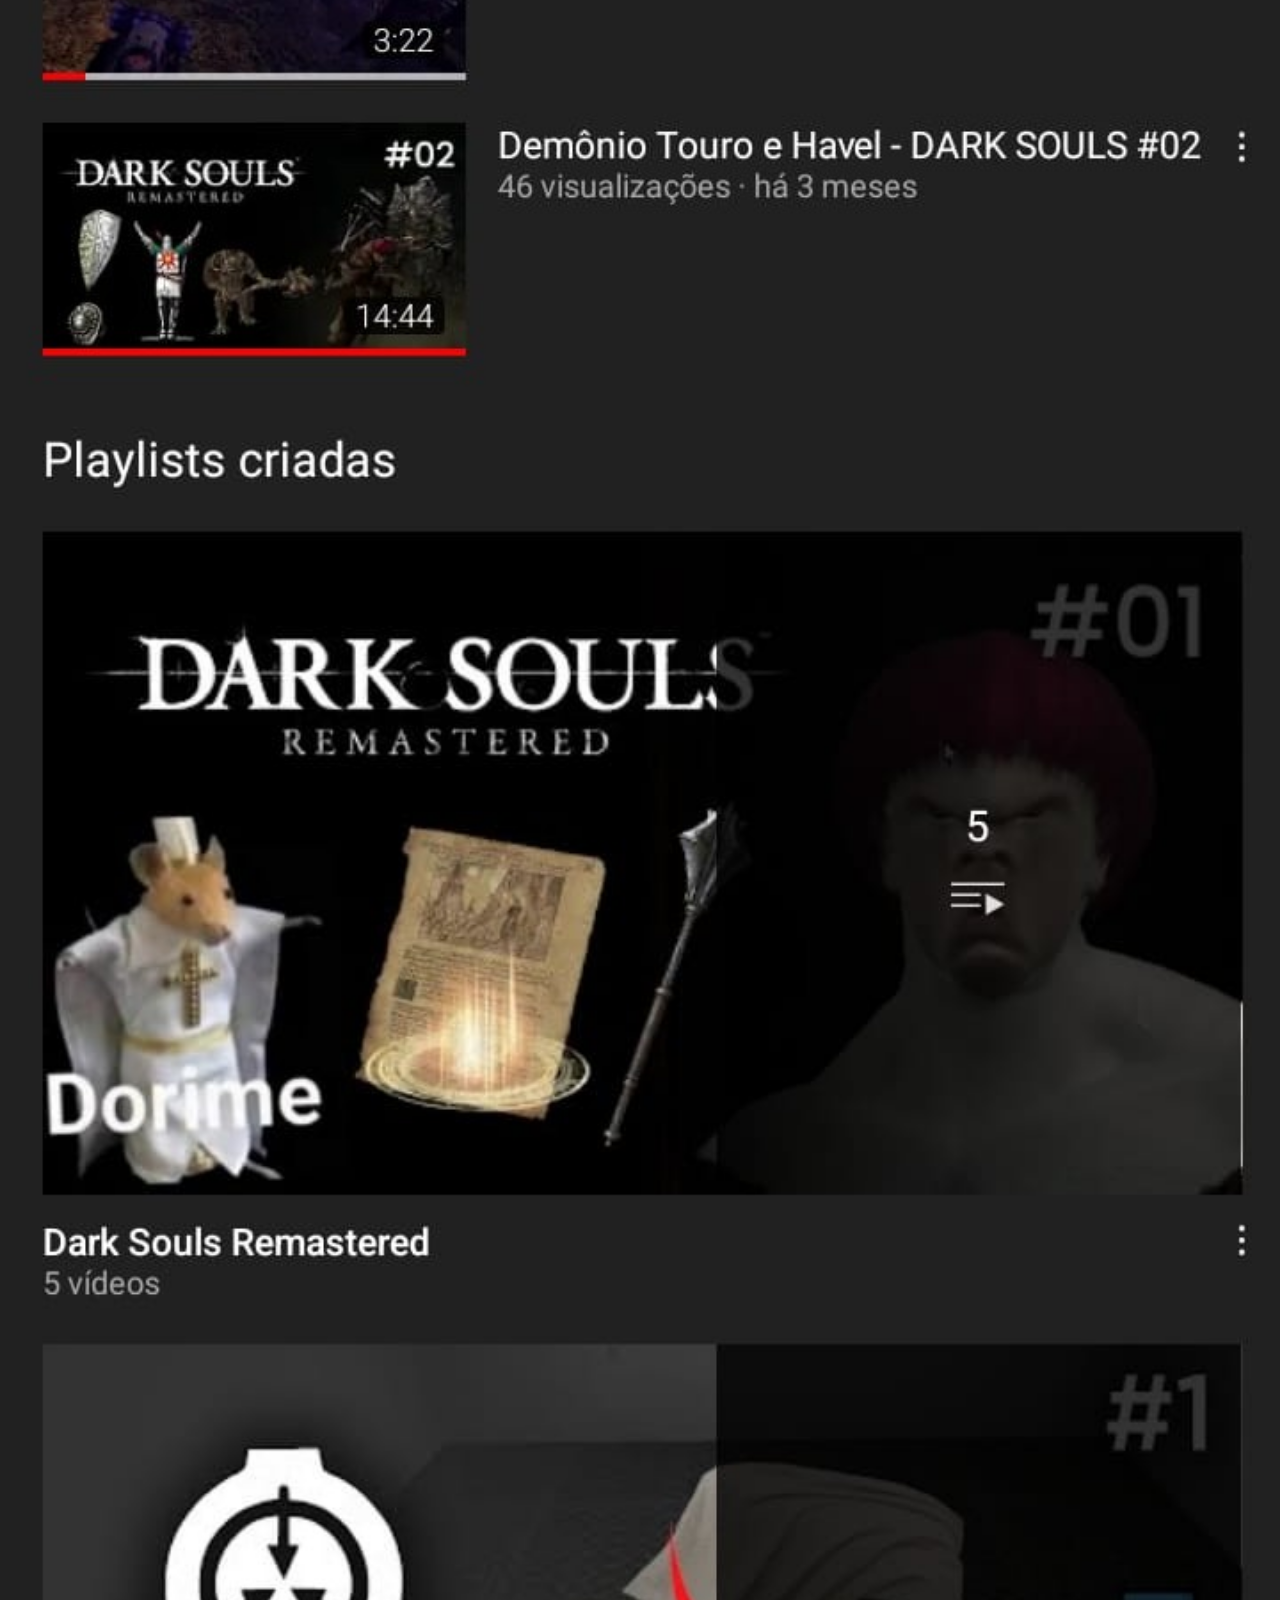
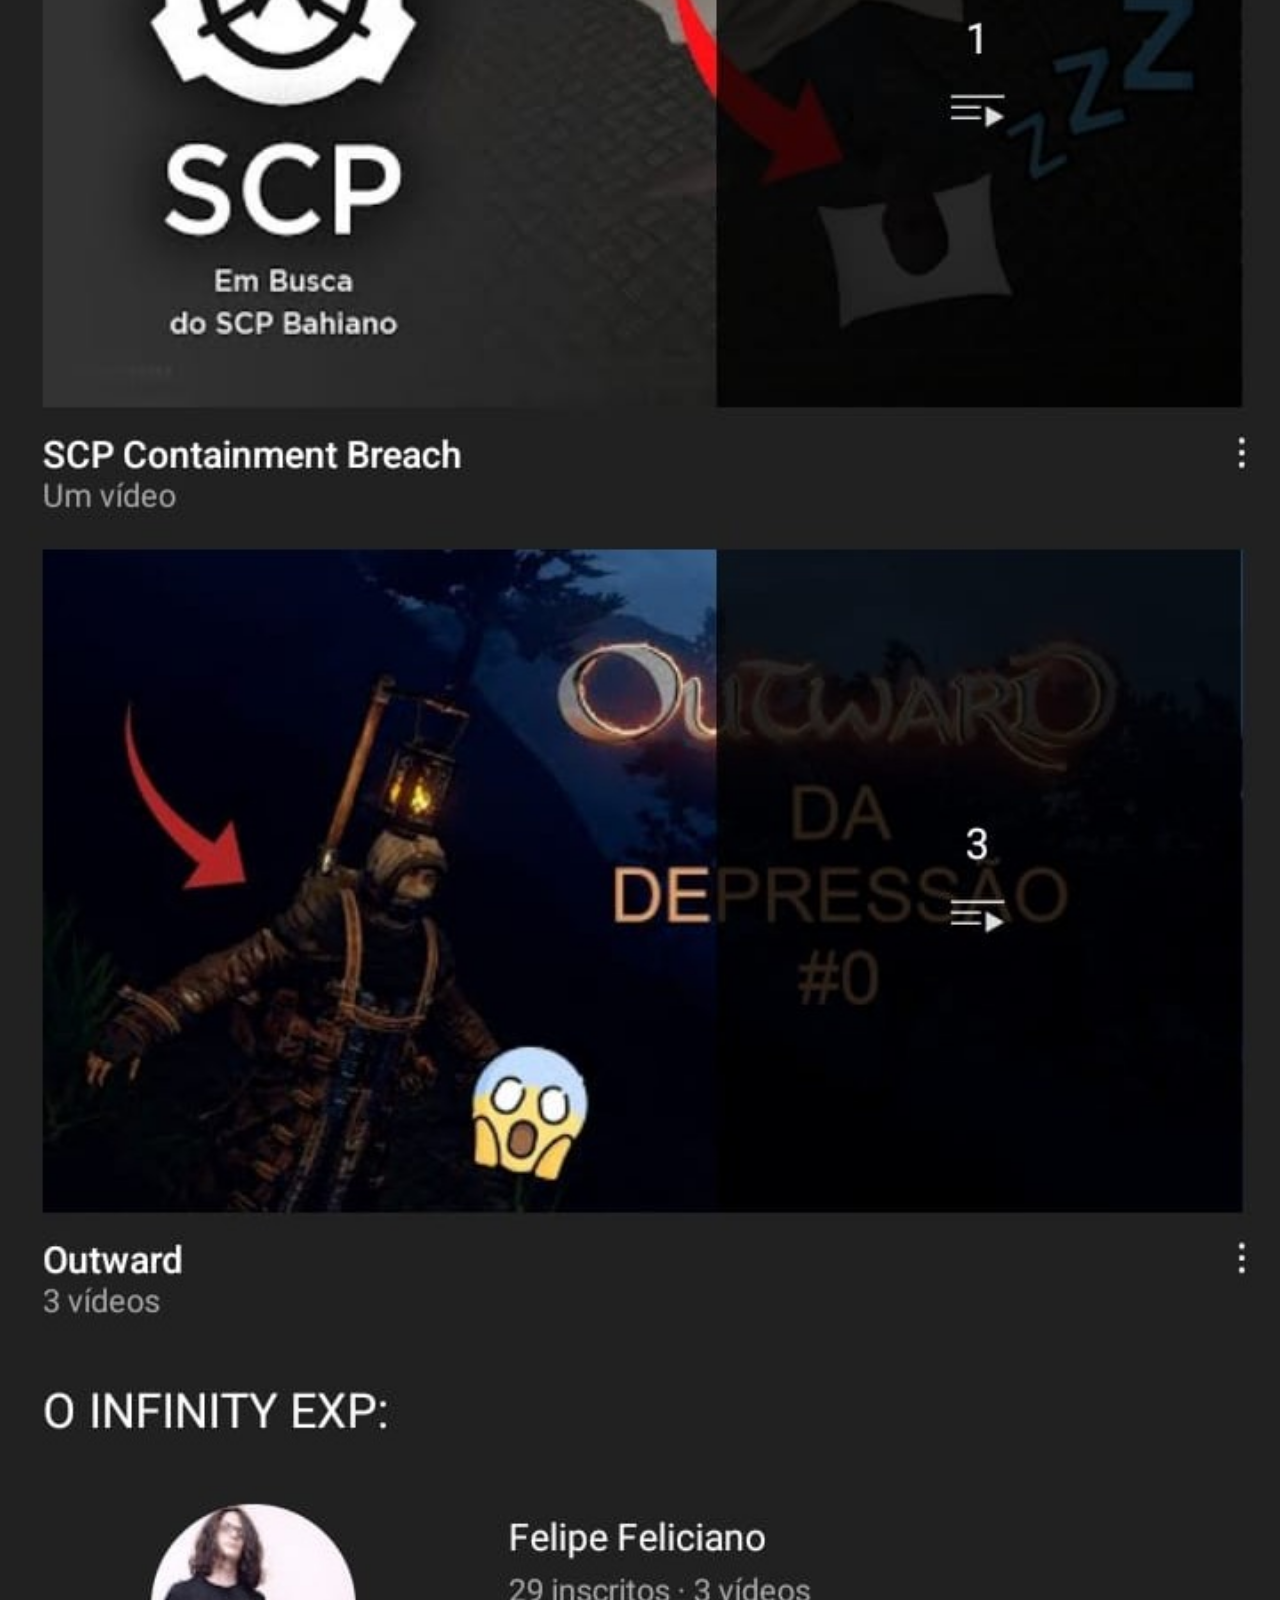
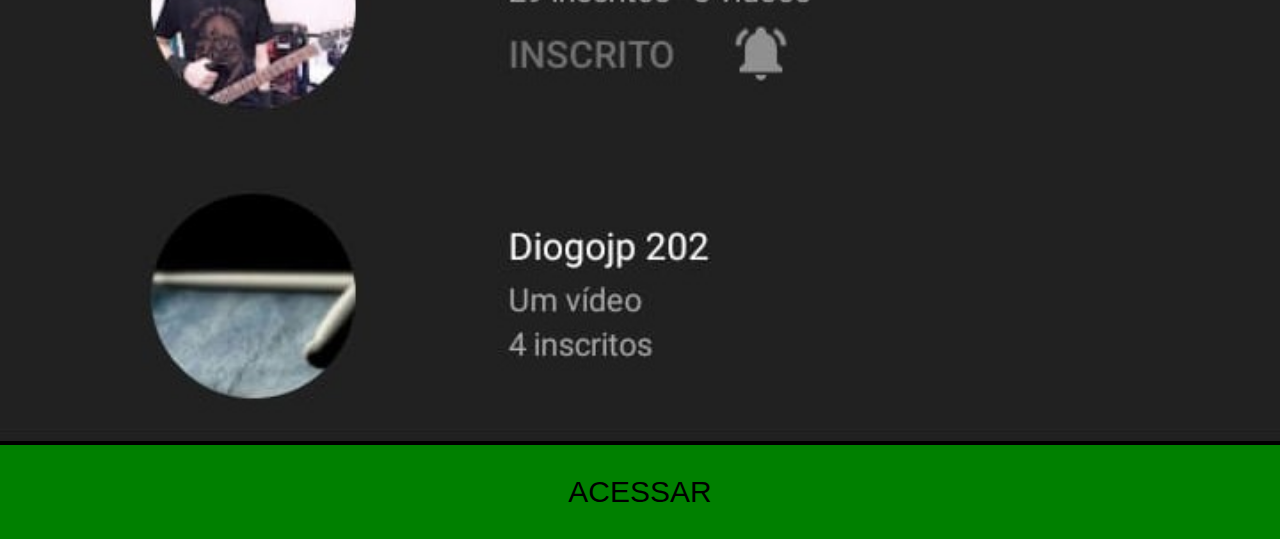
<file: Html/Youtube.html>
<!DOCTYPE html>
<html lang="pt-br">
<head>
    <meta charset="UTF-8">
    <meta http-equiv="X-UA-Compatible" content="IE=edge">
    <meta name="viewport" content="width=device-width, initial-scale=1.0">
    <title>Youtube</title>
    <style>
        *{
            padding: 0px;
            margin: 0px;
        }
        body{
            width: 100%;
            background-color: black;
            font-family: Arial, Helvetica, sans-serif;
        }
        ::-webkit-scrollbar {
            width: 0px;
            height: 0px;
        }
        img{
            width: 100%;
        }
        a{
            text-align: center;
            color: black;
            font-style: none;
            text-decoration: none;
        }
        p{
            background-color: green;
            padding: 30px;
            font-size: 30px;
        }
        a:hover{
            color: white;
        }
        p:hover{
            background-color: red;
        }
    </style>
</head>
<body>
    <img src="imagens/tela-youtube.jpeg" alt="Youtube">
    
        <a href="https://www.youtube.com/channel/UCr1RhzKkDonIuE2mJcK2ewQ" target="_blank" >
            <p>ACESSAR</p>
        </a>
</body>
</html>
</file>
<file: Html/estilos/style.css>
@charset "UTF-8";

*{
    margin: 0px;
    padding: 0px;
}
html, body{
    height: 100vh;
    width: 100vw;
}
body{
    background-image: url(../imagens/fundo-madeira.jpg);
    background-repeat: no-repeat;
    background-position: center center;
    background-size: cover;
    background-attachment: fixed;
}
main {
    height: 100vh;
    position: relative;
}
section#Phone{
    background-image: url(../imagens/frame-iphone.png);
    background-repeat: no-repeat;
    background-position: center center;
    background-size: contain;
    position: absolute;
    top: 50%;
    left: 50%;
    transform: translate(-50%, -50%);
    height: 627px;
    width: 311px;
}
iframe#tela{
    position: relative;
    top: 12%;
    left: 6%;
    width: 271px;
    height: 477px;
}

section#Sociais{
    text-align: right;
}
img.logo{
    margin: 10px;
    width: 50px;
    border-radius: 50%;
    margin-bottom: 20px;
    box-shadow: 2px 2px 5px black;
    box-sizing: border-box;
}
img.logo:hover{
    transform: translate(-3px,-3px);
    transition-duration: 1s;
    border: 3px solid white;
    box-shadow: 5px 5px 10px black;

}
</file>
